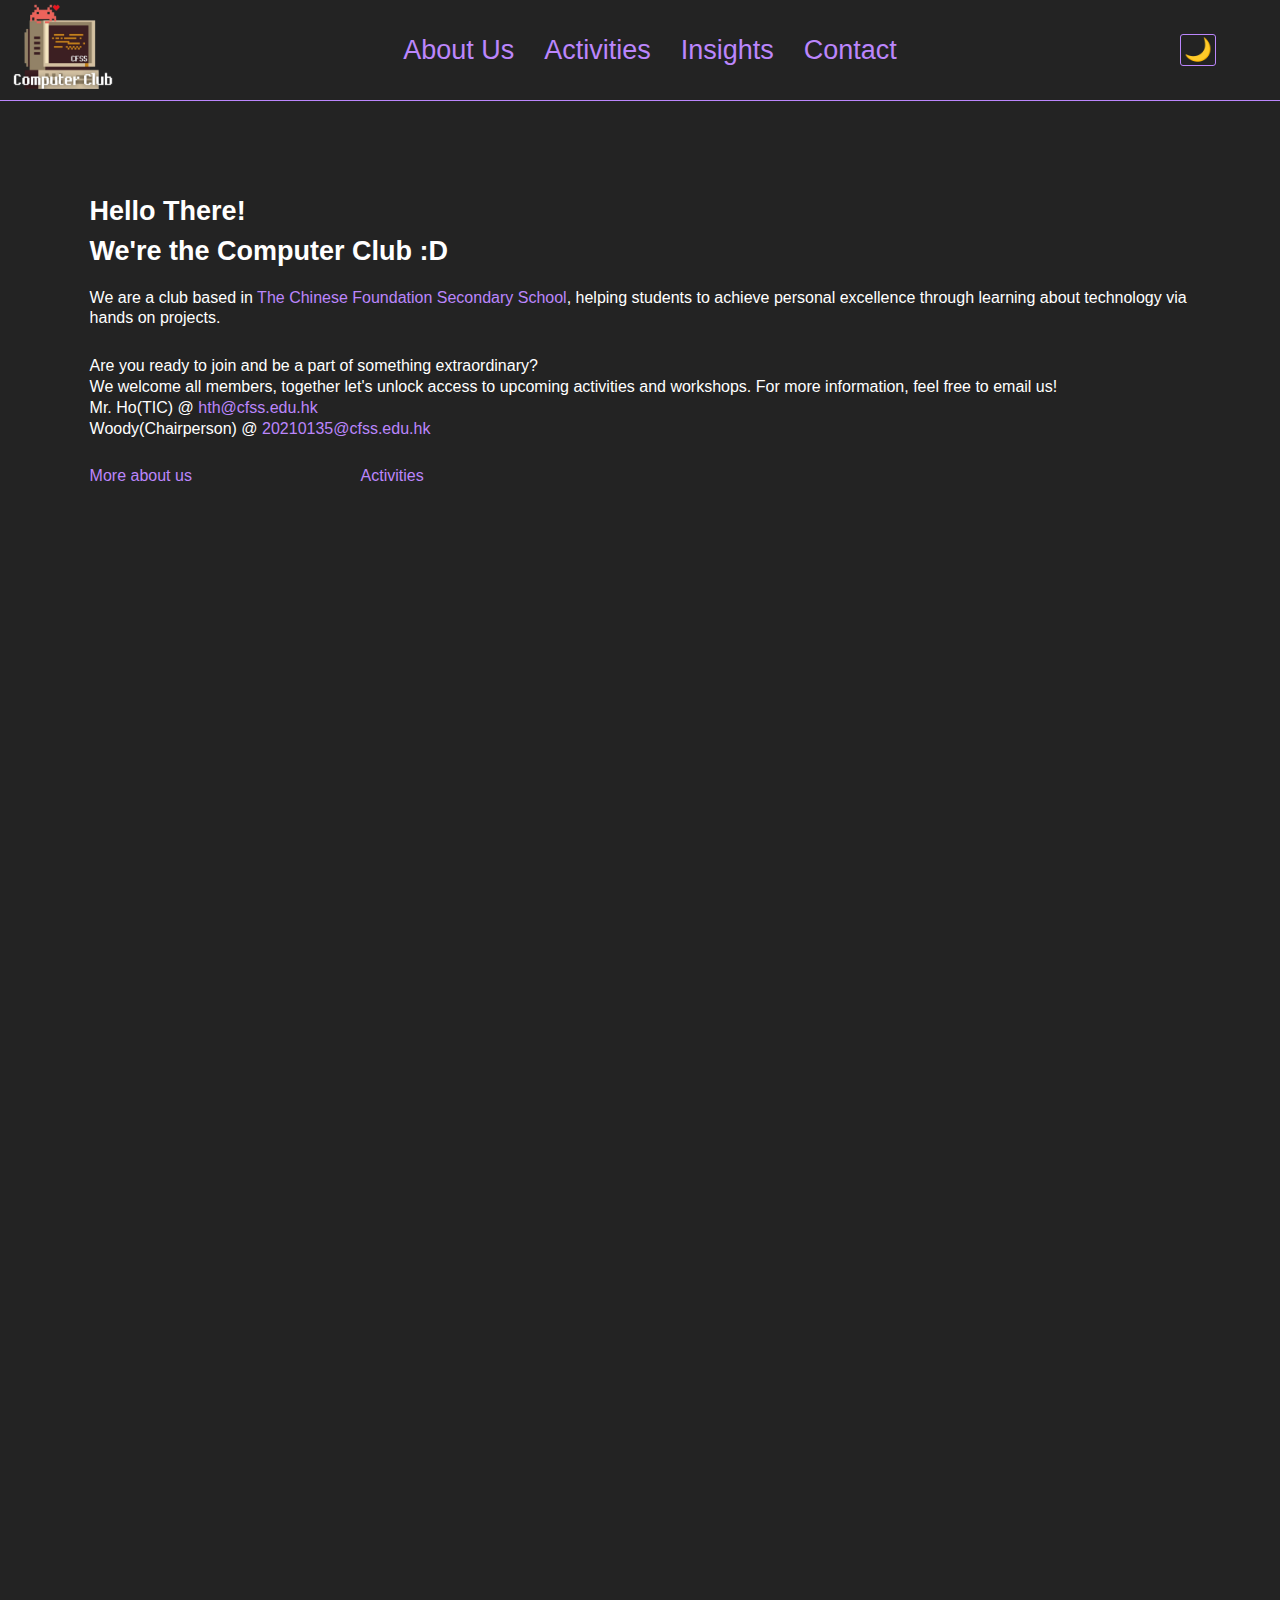
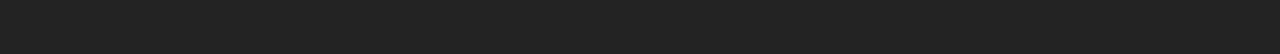
<file: index.html>
<!DOCTYPE html>
<html>
<head>
    <meta content="notranslate">
    <meta charset="utf-8">
    <meta name="viewport" content="width=device-width,minimum-scale=1">
    <!-- Meta Tagging -->
    <title>CFSS Computer Club's Home Page</title>
    <meta name="description" content="Innovation beyond the classroom, bring the classroom to the students | Holistic Education">
    <meta name="application-name" content="Computer Club's App">
    <meta name="apple-mobile-web-app-title" content="Computer Club's App">
    <meta name="author" content="Woody Tai">
    <meta name="creator" content="CFSS Computer Club">

    <meta property="og:type" content="website">
    <meta property="og:title" content="CFSS Computer Club's Home Page">
    <meta property="og:site_name" content="CFSS Computer Club's Home Page">
    <meta property="og:description" content="Innovation beyond the classroom, bring the classroom to the students | Holistic Education">
    <meta property="og:image:width" content="500">
    <meta property="og:image:height" content="500">
    <meta property="og:image:alt" content="My Sharing Page Image">
    <meta property="og:image:type" content="image/png">
    <meta name="twitter:card" content="Innovation beyond the classroom, bring the classroom to the students | Holistic Education">
    <meta name="twitter:title" content="CFSS Computer Club's Home Page">
    <meta name="twitter:description" content="Computer Club's  Personal Website, Resume, Portfolio and Writings">
    <!-- Favicon -->
    <link rel="apple-touch-icon" sizes="180x180" href="/images/favicon/apple-touch-icon.png">
    <link rel="icon" type="image/png" sizes="32x32" href="/images/favicon/favicon-32x32.png">
    <link rel="icon" type="image/png" sizes="16x16" href="/images/favicon/favicon-16x16.png">
    <link rel="manifest" href="/images/favicon/site.webmanifest">
    <link rel="mask-icon" href="/images/favicon/safari-pinned-tab.svg" color="#dfaf46">
    <link rel="shortcut icon" href="/images/favicon/favicon.ico">
    <meta name="apple-mobile-web-app-title" content="Computer Club's Webapp'">
    <meta name="application-name" content="Computer Club's Webapp'">
    <meta name="msapplication-TileColor" content="#9f00a7">
    <meta name="msapplication-config" content="/images/favicon/browserconfig.xml">
    <meta name="theme-color" content="#333333">
    <!-- Misc -->
    <link rel="icon" href="./images/logos/Website_Logo.png" type="image/png" sizes="HeightxWidth|any">
    <link rel="stylesheet" type="text/css" href="./css/styles.css">
    <link rel="stylesheet" type="text/css" href="https://science-direct.github.io/css/cfsscomclub.css">
    <script src="./js/script.js"></script>
</head>
<body>
    <header>
        <div>
            <a href="/"><img class="logo" alt="Computer Club's  logo" src="images/logos/ComputerClubLogo.png"></a>
        </div>
        <div class="menu">
            <nav>
                <a href="./about">About Us</a>
                <a href="./activities">Activities</a>
                <a href="./articles">Insights</a>
                <a href="./contact">Contact</a>
            </nav>
        </div>
        <div class="mode-switch" onclick="toggleDarkMode()">🌙</div>
    </header>
    <div class="og-div">
        <div class="content">
            <div id="notification" class="notification">
                Are you interested in our Cicada workshop? 
                <button class="btn" id="okBtn">YES!</button>
            </div>
            <h2>Hello There!<br>We're the Computer Club :D</h2>
            <p>We are a club based in <a href="https://cfss.edu.hk/">The Chinese Foundation Secondary School</a>, helping students to achieve personal excellence through learning about technology via hands on projects.</p>
            <p>Are you ready to join and be a part of something extraordinary? <br>We welcome all members, together let's unlock access to upcoming activities and workshops. For more information, feel free to email us!<br> Mr. Ho(TIC) @ <a href="mailto:hth@cfss.edu.hk">hth@cfss.edu.hk</a><br>Woody(Chairperson) @ <a href="mailto:20210135@cfss.edu.hk">20210135@cfss.edu.hk</a>
            </p>
            <div class="button-wrapper">
                <a style="margin-right: 15%;" class="button" href="./about">More about us</a>
                <a class="button" href="./activities">Activities</a>
            </div>
        </div>
    </div>
    <div class="content" style="margin-top: var(--space-small);">
    </div>

    <footer class="footer">
            <h3><a class="footer" href="https://cfss.edu.hk/" target="_blank">School Page </a>
            // <a class="footer" href="https://www.instagram.com/cfss_computerclub/">Instragram</a>
            // <a class="footer" href="mailto:20210135@cfss.edu.hk" target="_blank">Email</a></h3>
            <p> © 2024 Computer Club </p>
    </footer>
    <script>
        // Function to toggle dark mode
        function toggleDarkMode() {
            const currentMode = document.body.classList.contains('dark-mode') ? 'dark-mode' : 'light-mode';
            const newMode = currentMode === 'dark-mode' ? 'light-mode' : 'dark-mode';
            document.body.classList.toggle('dark-mode');
            localStorage.setItem('mode', newMode);
        }

        // Check for saved mode on page load
        document.addEventListener('DOMContentLoaded', function() {
            const savedMode = localStorage.getItem('mode');
            if (savedMode) {
                document.body.classList.add(savedMode);
            }
        });
    </script>
    <script>
        const notification = document.getElementById('notification');
        const okBtn = document.getElementById('okBtn');

        window.onload = function() {
            setTimeout(() => {
                notification.classList.add('show');
            }, 2000);
        };

        okBtn.onclick = function() {
            window.open('https://science-direct.github.io/redirect/?CFSSComputerCicada');
        };
    </script>
</body>
</html>
</file>
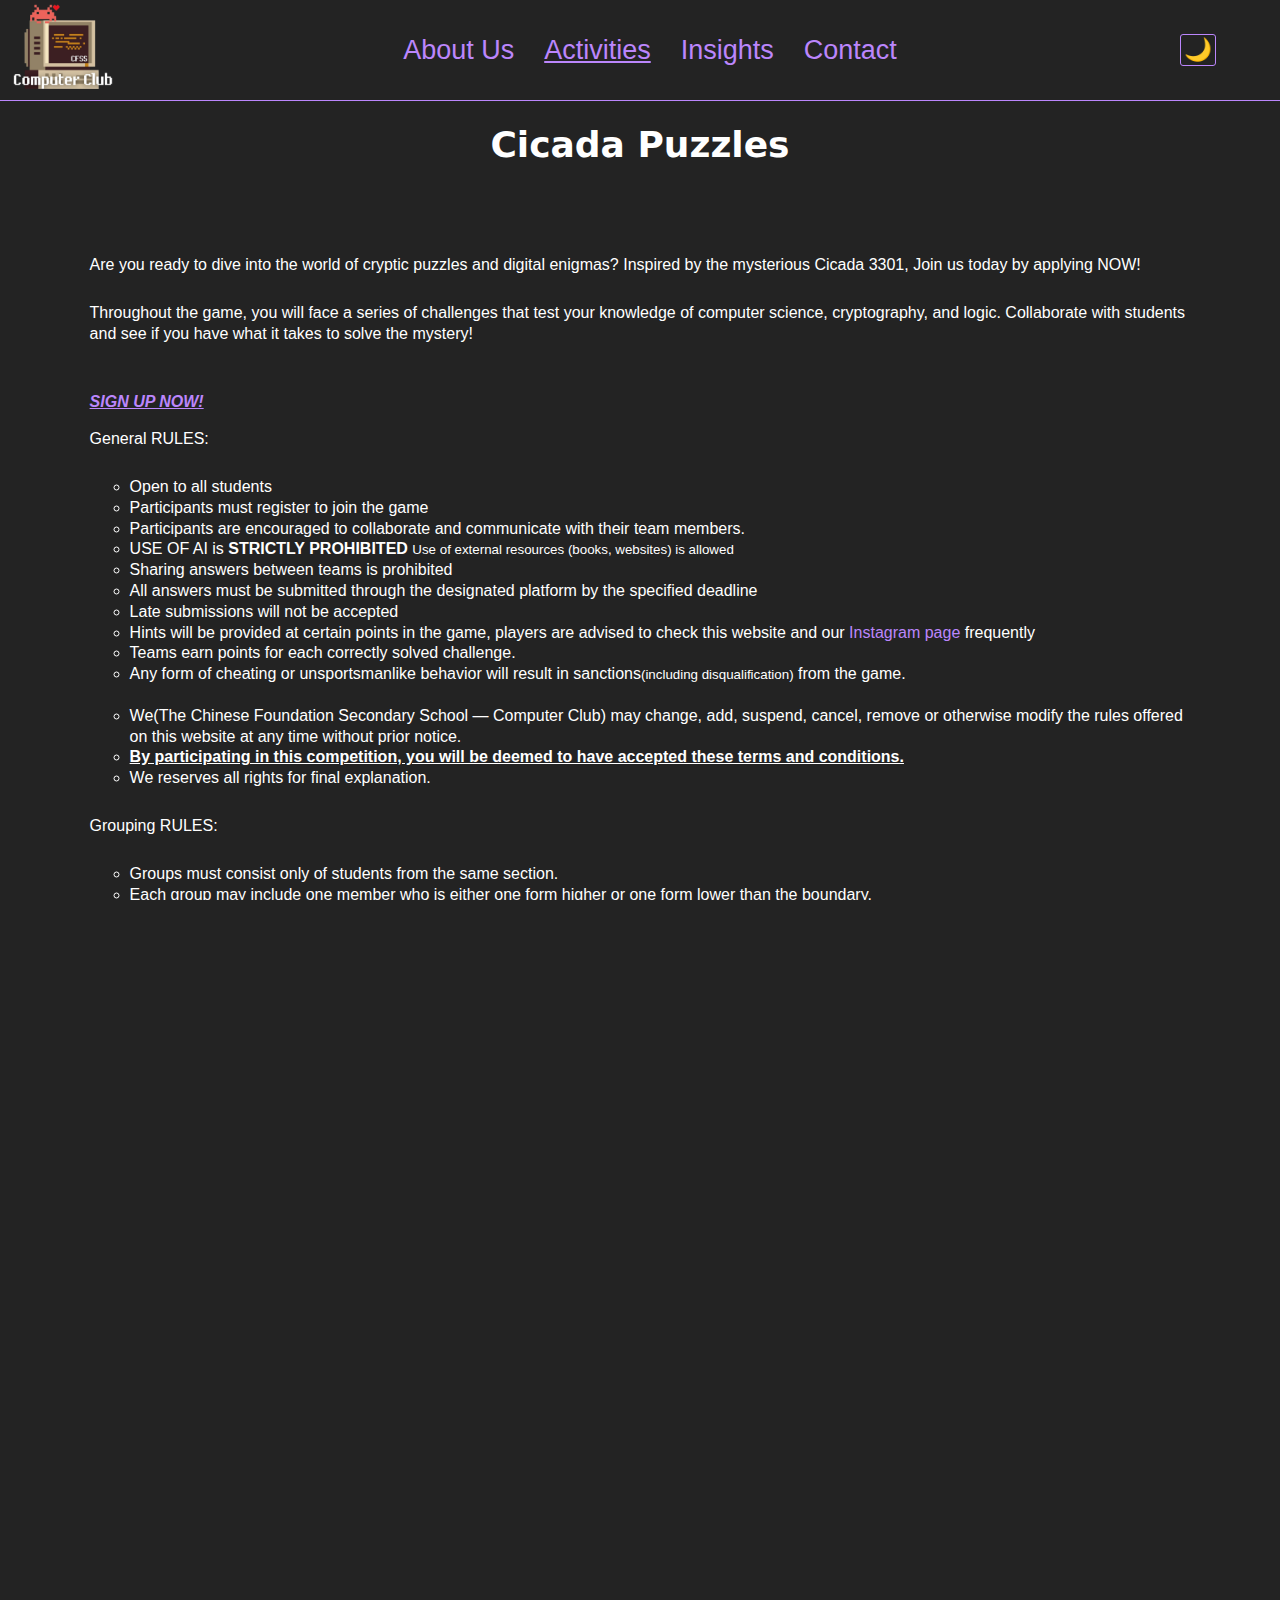
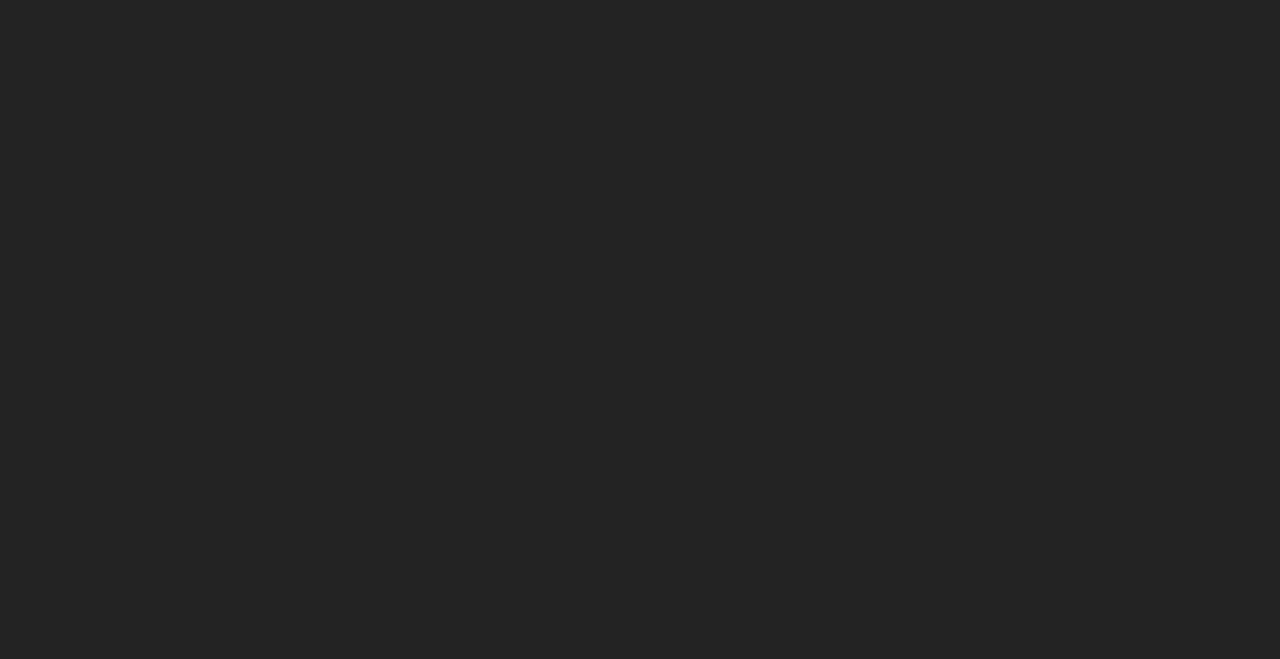
<file: docu/Cicada/index.html>
<!DOCTYPE html>
<html>
<head>
    <meta content="notranslate">
    <meta charset="utf-8">
    <meta name="viewport" content="width=device-width,minimum-scale=1">
    <!-- Meta Tagging -->
    <title>CFSS Computer Club's Cicada Game</title>
    <meta name="description" content="Innovation beyond the classroom, bring the classroom to the students | Holistic Education">
    <meta name="application-name" content="Computer Club's App">
    <meta name="apple-mobile-web-app-title" content="Computer Club's App">
    <meta name="author" content="Woody Tai">
    <meta name="creator" content="CFSS Computer Club">

    <meta property="og:type" content="website">
    <meta property="og:title" content="CFSS Computer Club's Cicada Game">
    <meta property="og:site_name" content="Computer Club's Cicada Game">
    <meta property="og:description" content="Innovation beyond the classroom, bring the classroom to the students | Holistic Education">
    <meta property="og:image:width" content="500">
    <meta property="og:image:height" content="500">
    <meta property="og:image:alt" content="My Sharing Page Image">
    <meta property="og:image:type" content="image/png">
    <meta name="twitter:card" content="Innovation beyond the classroom, bring the classroom to the students | Holistic Education">
    <meta name="twitter:title" content="CFSS Computer Club's Cicada Game">
    <meta name="twitter:description" content="Computer Club's  Personal Website, Resume, Portfolio and Writings">
    <!-- Favicon -->
    <link rel="apple-touch-icon" sizes="180x180" href="/images/favicon/apple-touch-icon.png">
    <link rel="icon" type="image/png" sizes="32x32" href="/images/favicon/favicon-32x32.png">
    <link rel="icon" type="image/png" sizes="16x16" href="/images/favicon/favicon-16x16.png">
    <link rel="manifest" href="/images/favicon/site.webmanifest">
    <link rel="mask-icon" href="/images/favicon/safari-pinned-tab.svg" color="#dfaf46">
    <link rel="shortcut icon" href="/images/favicon/favicon.ico">
    <meta name="apple-mobile-web-app-title" content="Computer Club's Webapp'">
    <meta name="application-name" content="Computer Club's Webapp'">
    <meta name="msapplication-TileColor" content="#9f00a7">
    <meta name="msapplication-config" content="/images/favicon/browserconfig.xml">
    <meta name="theme-color" content="#333333">
    <!-- Misc -->
    <link rel="icon" href="../../images/logos/Website_Logo.png" type="image/png" sizes="HeightxWidth|any">
    <link rel="stylesheet" type="text/css" href="../../css/styles.css">
    <link rel="stylesheet" type="text/css" href="https://science-direct.github.io/css/cfsscomclub.css">
    <script src="../../js/script.js"></script>
    <style>
        .cta {
            text-align: center;
            margin-top: 20px;
        }
        @media (max-width: 600px) {
            body {
                padding: 10px;
            }
        }
    </style>
</head>
<body>
    <header>
        <div>
            <a href="/"><img class="logo" alt="Computer Club's  logo" src="../../images/logos/ComputerClubLogo.png"></a>
        </div>
        <div class="menu">
            <nav>
                <a href="../../about">About Us</a>
                <a class="active" href="../../activities">Activities</a>
                <a href="../../articles">Insights</a>
                <a href="../../contact">Contact</a>
            </nav>
        </div>
        <div class="mode-switch" onclick="toggleDarkMode()">🌙</div>
    </header>
    <main>
<!--  -->
<body>
    <h1>Cicada Puzzles</h1>
    <div class="content">
        <p>Are you ready to dive into the world of cryptic puzzles and digital enigmas? Inspired by the mysterious Cicada 3301, Join us today by applying NOW!</p>
        <p>Throughout the game, you will face a series of challenges that test your knowledge of computer science, cryptography, and logic. Collaborate with students and see if you have what it takes to solve the mystery!</p>
        <br><a href="#signup"><b><u><i>SIGN UP NOW!</i></u></b></a><br>
        <p>General RULES: 
            <ul style="list-style-type:circle;">
                <li>Open to all students</li>
                <li>Participants must register to join the game</li>
                <li>Participants are encouraged to collaborate and communicate with their team members.</li>
                <li>USE OF AI is <b>STRICTLY PROHIBITED</b> <small>Use of external resources (books, websites) is allowed</small></li>
                <li>Sharing answers between teams is prohibited</li>
                <li>All answers must be submitted through the designated platform by the specified deadline</li>
                <li>Late submissions will not be accepted</li>
                <li>Hints will be provided at certain points in the game, players are advised to check this website and our <a href="https://www.instagram.com/cfss_computerclub/">Instagram page</a> frequently</li>
                <li>Teams earn points for each correctly solved challenge.</li>
                <li>Any form of cheating or unsportsmanlike behavior will result in sanctions<small>(including disqualification)</small> from the game.</li>
                <br>
                <li>We(The Chinese Foundation Secondary School — Computer Club) may change, add, suspend, cancel, remove or otherwise modify the rules offered on this website at any time without prior notice.</li>
                <li><b><u>By participating in this competition, you will be deemed to have accepted these terms and conditions.</u></b></li>
                <li>We reserves all rights for final explanation.</li>  
            </ul>
        </p>
        <p>Grouping RULES: 
            <ul style="list-style-type:circle;">
                <li>Groups must consist only of students from the same section.</li>
                <li>Each group may include one member who is either one form higher or one form lower than the boundary.</li>
                <li>EXAMPLE: For Section F3-4, this group can include EITHER 1x Form 2 OR 1x Form 5 participant. (When conflicts arise the smaller number will be taken for refrence)</li>
                <li>Grouping
                    <table>
                        <tr>
                            <th>Section</th>
                            <th>Max Participants per Group</th>
                            <th>Multiplier</th>
                        </tr>
                        <tr>
                            <td>Form 1-2</td>
                            <td>4</td>
                            <td>1.5x Base Score</td>
                        </tr>
                        <tr>
                            <td>Form 3-4</td>
                            <td>3</td>
                            <td>1.0x Base Score</td>
                        </tr>
                        <tr>
                            <td>Form 5-6</td>
                            <td>3</td>
                            <td>1.0x Base Score</td>
                        </tr>
                    </table>
                    <a href="#signup"><b><u><i>SIGN UP NOW!</i></u></b></a>
                </li>
            </ul>
        </p>
    </div>
    <div style="height: 20vh; width: auto;"></div>
    <div id="signup"></div>
    <br><br><br>
    <div style="width: 100%; justify-content: center;">
        <iframe data-tally-src="https://tally.so/embed/wL5vpz?transparentBackground=1&dynamicHeight=1" loading="lazy" width="100%" height="400" frameborder="0" marginheight="0" marginwidth="0" title="Cicada Registration form"></iframe><script>var d=document,w="https://tally.so/widgets/embed.js",v=function(){"undefined"!=typeof Tally?Tally.loadEmbeds():d.querySelectorAll("iframe[data-tally-src]:not([src])").forEach((function(e){e.src=e.dataset.tallySrc}))};if("undefined"!=typeof Tally)v();else if(d.querySelector('script[src="'+w+'"]')==null){var s=d.createElement("script");s.src=w,s.onload=v,s.onerror=v,d.body.appendChild(s);}</script>
        <br><br><br><br><br>
    </div>
    <div style="height: 30vh; width: auto;"></div>
    <footer>
        <div class="footer">
            <footer class="footer">
                <h3><a class="footer" href="https://cfss.edu.hk/" target="_blank">School Page </a>
                // <a class="footer" href="https://www.instagram.com/cfss_computerclub/">Instragram</a>
                // <a class="footer" href="mailto:20210135@cfss.edu.hk" target="_blank">Email</a></h3>
                <p> © 2024 Computer Club </p>
            </footer>
        </div>
    </footer>
</body>
<script>
    // Function to toggle dark mode
    function toggleDarkMode() {
        const currentMode = document.body.classList.contains('dark-mode') ? 'dark-mode' : 'light-mode';
        const newMode = currentMode === 'dark-mode' ? 'light-mode' : 'dark-mode';
        document.body.classList.toggle('dark-mode');
        localStorage.setItem('mode', newMode);
    }

    // Check for saved mode on page load
    document.addEventListener('DOMContentLoaded', function () {
        const savedMode = localStorage.getItem('mode');
        if (savedMode) {
            document.body.classList.add(savedMode);
        }
    });
</script>
</html>
</file>
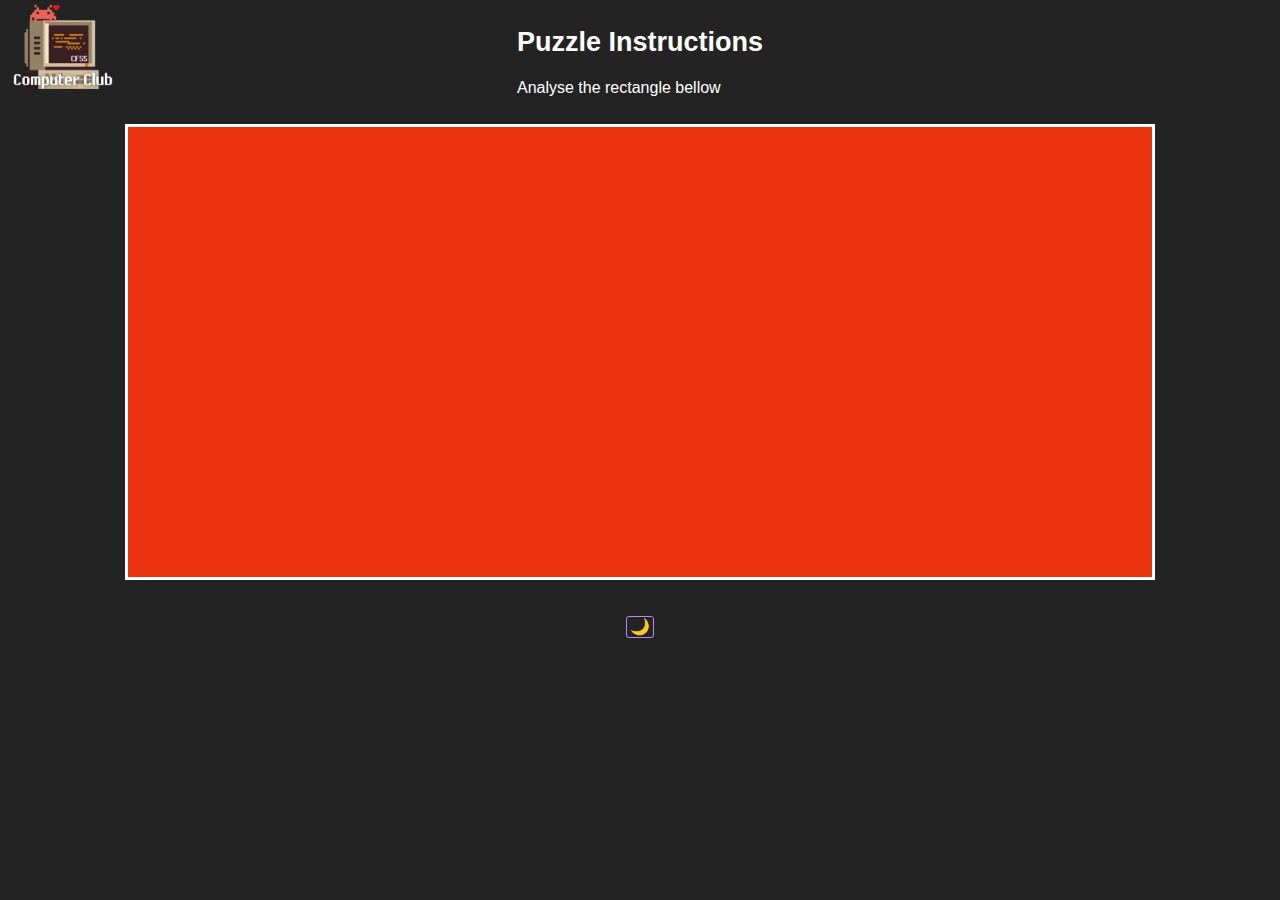
<file: docu/Cicada/games/01MNMfmPwJB/index.html>
<!DOCTYPE html>
<html lang="en">
<head>
    <meta charset="UTF-8">
    <meta name="viewport" content="width=device-width, initial-scale=1.0">
    <link rel="stylesheet" href="../../../../css/styles.css">
    <title>Puzzle Page</title>
</head>
<body>
    <a href="/"><img class="logo" alt="Computer Club's  logo" src="../../../../images/logos/ComputerClubLogo.png"></a>
    <!--  -->
    <div style="justify-items: center;">
        <div id="context">
            <h2>Puzzle Instructions</h2>
            <p>Analyse the rectangle bellow</p>
        </div>
        <div style="border-style: solid; width: 80%; height: 50vh;">
            <div style="height: 100%; width: 100%; background-color: #eb320e;">
    
            </div>
        </div>
    </div>
    <!--  -->
    <br><br>
    <div style="justify-items: center;"><div class="mode-switch" onclick="toggleDarkMode()">🌙</div></div>
    <script>
        // Function to toggle dark mode
        function toggleDarkMode() {
            const currentMode = document.body.classList.contains('dark-mode') ? 'dark-mode' : 'light-mode';
            const newMode = currentMode === 'dark-mode' ? 'light-mode' : 'dark-mode';
            document.body.classList.toggle('dark-mode');
            localStorage.setItem('mode', newMode);
        }
    
        // Check for saved mode on page load
        document.addEventListener('DOMContentLoaded', function() {
            const savedMode = localStorage.getItem('mode');
            if (savedMode) {
                document.body.classList.add(savedMode);
            }
        });
    </script>
    
</body>
</html>
</file>
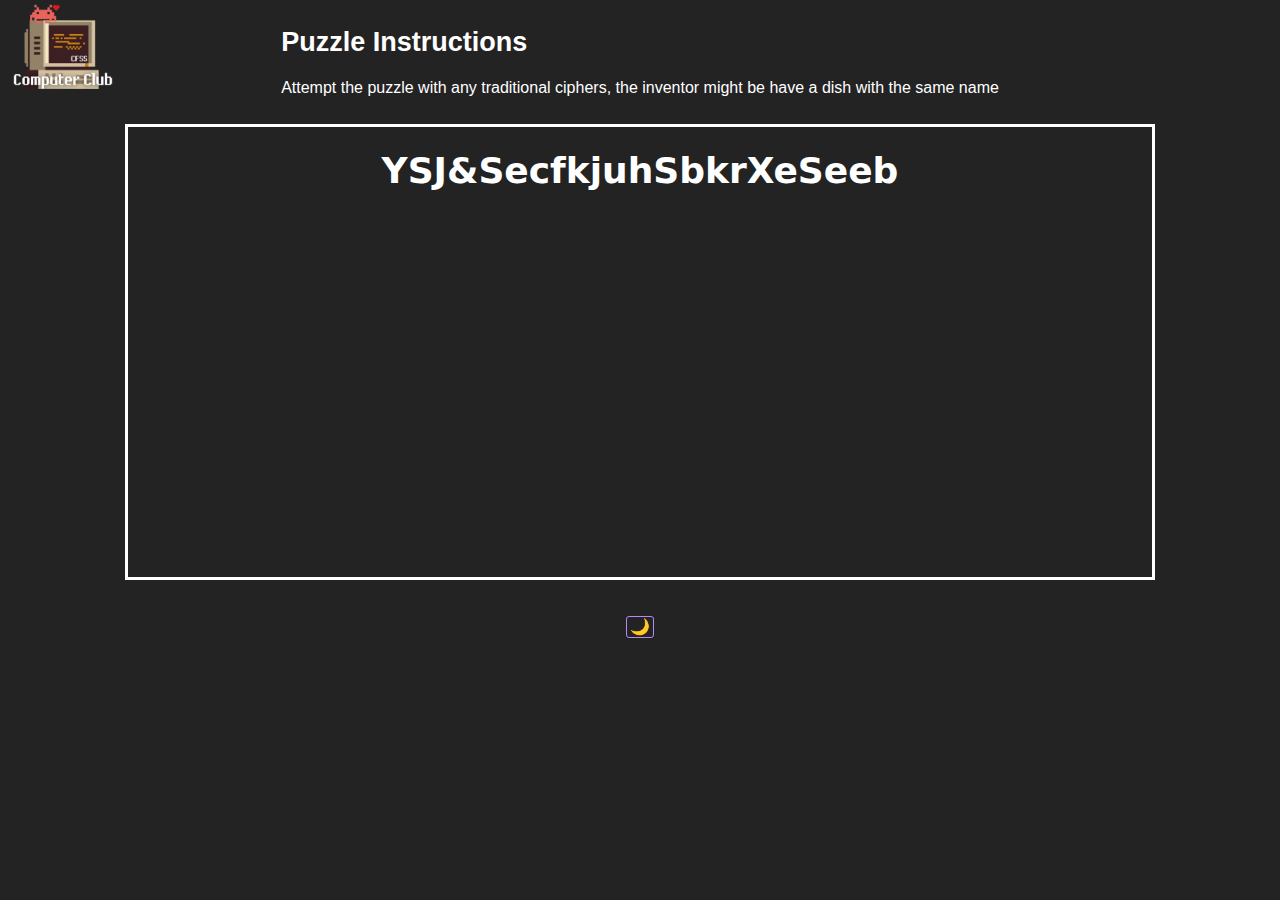
<file: docu/Cicada/games/02HxXGYeifaG/index.html>
<!DOCTYPE html>
<html lang="en">
<head>
    <meta charset="UTF-8">
    <meta name="viewport" content="width=device-width, initial-scale=1.0">
    <link rel="stylesheet" href="../../../../css/styles.css">
    <title>Puzzle Page</title>
</head>
<body>
    <a href="/"><img class="logo" alt="Computer Club's  logo" src="../../../../images/logos/ComputerClubLogo.png"></a>
    <!--  -->
    <div style="justify-items: center;">
        <div id="context">
            <h2>Puzzle Instructions</h2>
            <p>Attempt the puzzle with any traditional ciphers, the inventor might be have a dish with the same name</p>
        </div>
        <div style="border-style: solid; width: 80%; height: 50vh;">
            <h1>YSJ&SecfkjuhSbkrXeSeeb</h1>
        </div>
    </div>
    <!--  -->
    <br><br>
    <div style="justify-items: center;"><div class="mode-switch" onclick="toggleDarkMode()">🌙</div></div>
    <script>
        // Function to toggle dark mode
        function toggleDarkMode() {
            const currentMode = document.body.classList.contains('dark-mode') ? 'dark-mode' : 'light-mode';
            const newMode = currentMode === 'dark-mode' ? 'light-mode' : 'dark-mode';
            document.body.classList.toggle('dark-mode');
            localStorage.setItem('mode', newMode);
        }
    
        // Check for saved mode on page load
        document.addEventListener('DOMContentLoaded', function() {
            const savedMode = localStorage.getItem('mode');
            if (savedMode) {
                document.body.classList.add(savedMode);
            }
        });
    </script>
    
</body>
</html>
</file>
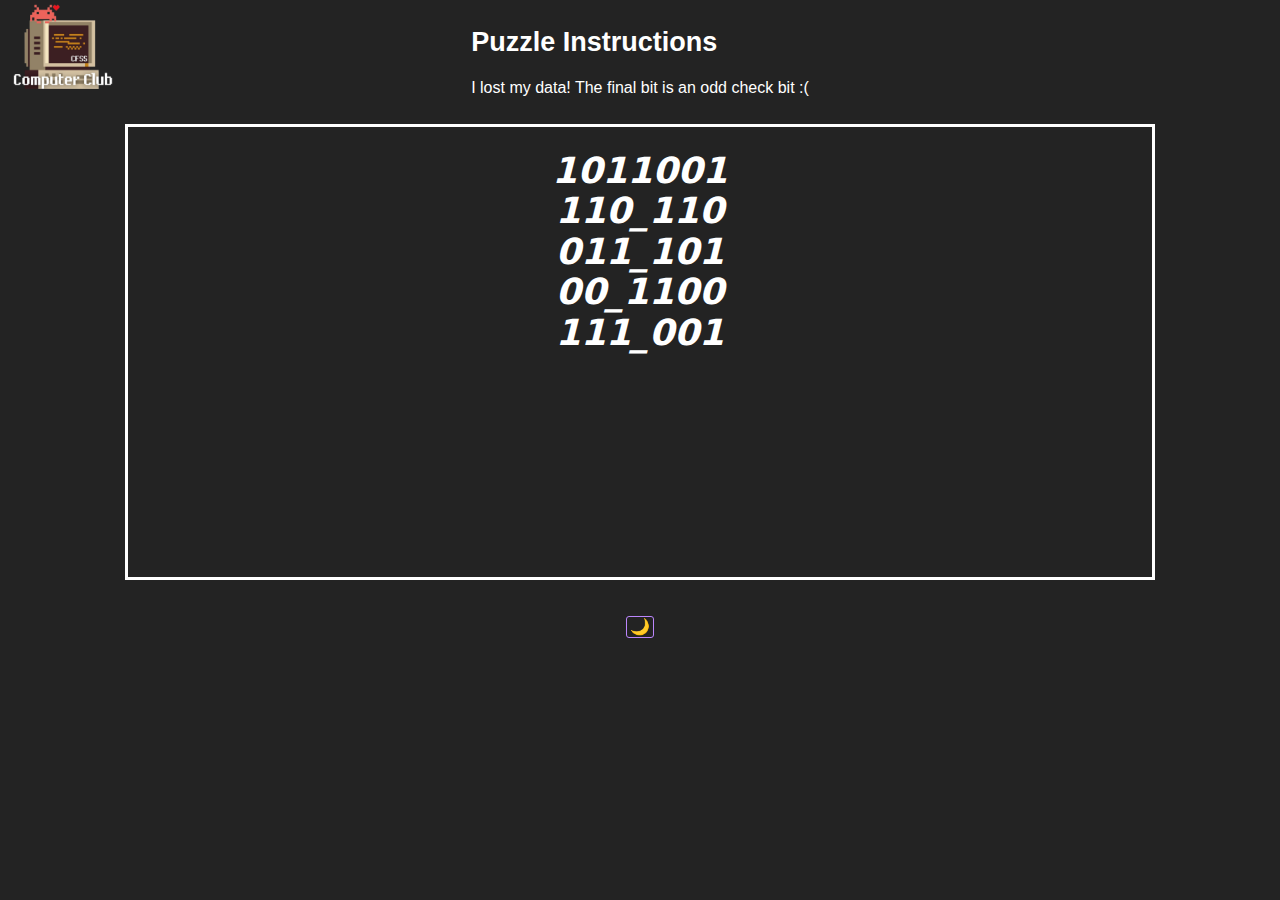
<file: docu/Cicada/games/03AAXbsrxeMi/index.html>
<!DOCTYPE html>
<html lang="en">
<head>
    <meta charset="UTF-8">
    <meta name="viewport" content="width=device-width, initial-scale=1.0">
    <link rel="stylesheet" href="../../../../css/styles.css">
    <title>Puzzle Page</title>
</head>
<body>
    <a href="/"><img class="logo" alt="Computer Club's  logo" src="../../../../images/logos/ComputerClubLogo.png"></a>
    <!--  -->
    <div style="justify-items: center;">
        <div id="context">
            <h2>Puzzle Instructions</h2>
            <p>I lost my data! The final bit is an odd check bit :(</p>
        </div>
        <div style="border-style: solid; width: 80%; height: 50vh;">
            <h1 style="font-style: oblique;">1011001<br>110_110<br>011_101<br>00_1100<br>111_001</h1>
        </div>
    </div>
    <!--  -->
    <br><br>
    <div style="justify-items: center;"><div class="mode-switch" onclick="toggleDarkMode()">🌙</div></div>
    <script>
        // Function to toggle dark mode
        function toggleDarkMode() {
            const currentMode = document.body.classList.contains('dark-mode') ? 'dark-mode' : 'light-mode';
            const newMode = currentMode === 'dark-mode' ? 'light-mode' : 'dark-mode';
            document.body.classList.toggle('dark-mode');
            localStorage.setItem('mode', newMode);
        }
    
        // Check for saved mode on page load
        document.addEventListener('DOMContentLoaded', function() {
            const savedMode = localStorage.getItem('mode');
            if (savedMode) {
                document.body.classList.add(savedMode);
            }
        });
    </script>
    
</body>
</html>
</file>
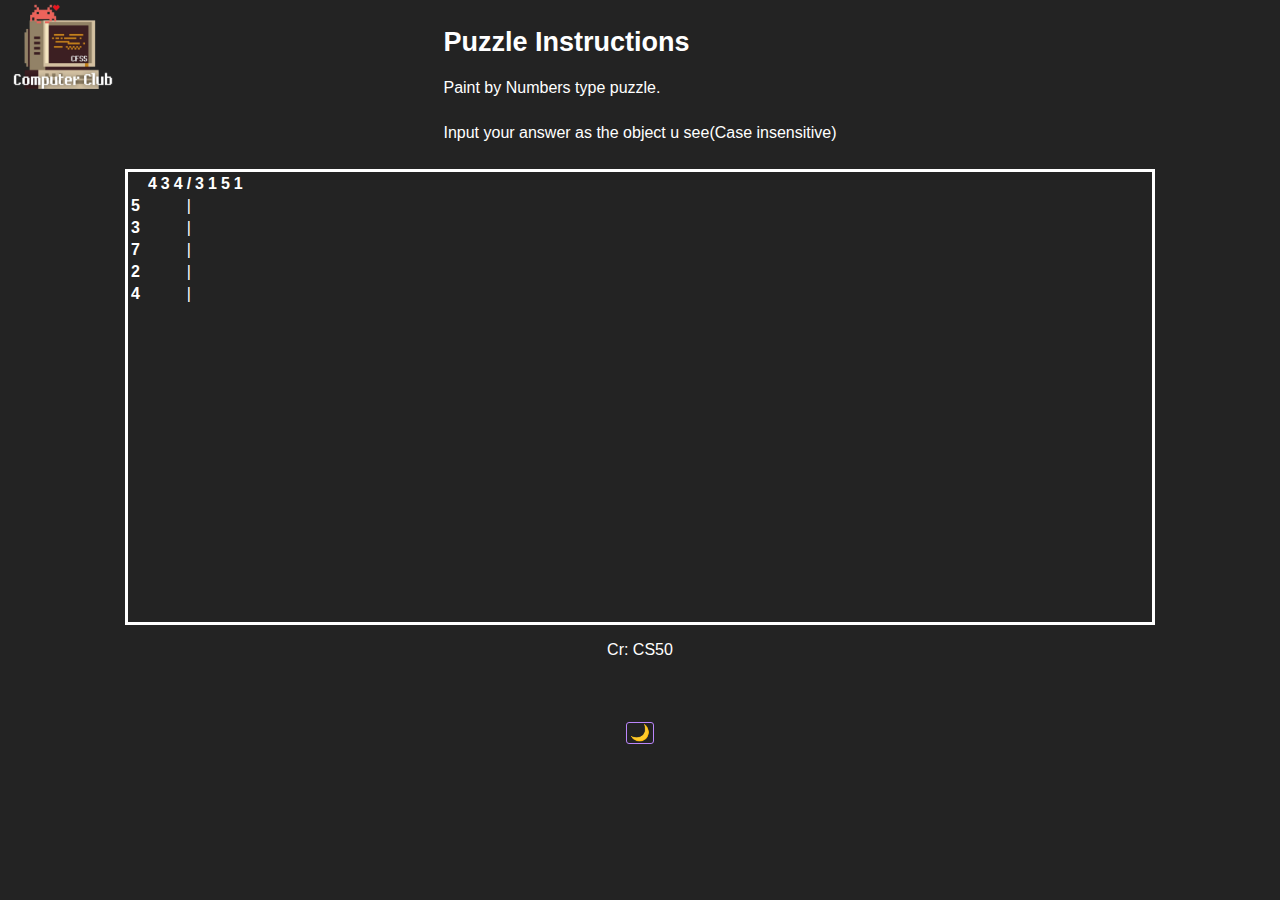
<file: docu/Cicada/games/04WTuPzLtMkF/index.html>
<!DOCTYPE html>
<html lang="en">
<head>
    <meta charset="UTF-8">
    <meta name="viewport" content="width=device-width, initial-scale=1.0">
    <link rel="stylesheet" href="../../../../css/styles.css">
    <title>Puzzle Page</title>
</head>
<body>
    <a href="/"><img class="logo" alt="Computer Club's  logo" src="../../../../images/logos/ComputerClubLogo.png"></a>
    <!--  -->
    <div style="justify-items: center;">
        <div id="context">
            <h2>Puzzle Instructions</h2>
            <p>Paint by Numbers type puzzle.</p>
            <p>Input your answer as the object u see(Case insensitive)</p>
        </div>
        <div style="border-style: solid; width: 80%; height: 50vh;">
                <table>
                    <tr>
                        <th></th>
                        <th></th>
                        <th>4</th>
                        <th>3</th>
                        <th>4</th>
                        <th>/</th>
                        <th>3</th>
                        <th>1</th>
                        <th>5</th>
                        <th>1</th>
                        <th></th>
                    </tr>
                    <tr>
                        <th class="clue">5</th>
                        <td></td>
                        <td></td>
                        <td></td>
                        <td></td>
                        <td>|</td>
                        <td></td>
                        <td></td>
                        <td></td>
                        <td></td>
                    </tr>
                    <tr>
                        <th class="clue">3</th>
                        <td></td>
                        <td></td>
                        <td></td>
                        <td></td>
                        <td>|</td>
                        <td></td>
                        <td></td>
                        <td></td>
                        <td></td>
                    </tr>
                    <tr>
                        <th class="clue">7</th>
                        <td></td>
                        <td></td>
                        <td></td>
                        <td></td>
                        <td>|</td>
                        <td></td>
                        <td></td>
                        <td></td>
                        <td></td>
                    </tr>
                    <tr>
                        <th class="clue">2</th>
                        <td></td>
                        <td></td>
                        <td></td>
                        <td></td>
                        <td>|</td>
                        <td></td>
                        <td></td>
                        <td></td>
                        <td></td>
                    </tr>
                    <tr>
                        <th class="clue">4</th>
                        <td></td>
                        
                        <td></td>
                        <td></td>
                        <td></td>
                        <td>|</td>
                        <td></td>
                        <td></td>
                        <td></td>
                    </tr>
                </table>
        </div>
        <p>Cr: CS50</p>
    </div>
    <!--  -->
    <br><br>
    <div style="justify-items: center;"><div class="mode-switch" onclick="toggleDarkMode()">🌙</div></div>
    <script>
        // Function to toggle dark mode
        function toggleDarkMode() {
            const currentMode = document.body.classList.contains('dark-mode') ? 'dark-mode' : 'light-mode';
            const newMode = currentMode === 'dark-mode' ? 'light-mode' : 'dark-mode';
            document.body.classList.toggle('dark-mode');
            localStorage.setItem('mode', newMode);
        }
    
        // Check for saved mode on page load
        document.addEventListener('DOMContentLoaded', function() {
            const savedMode = localStorage.getItem('mode');
            if (savedMode) {
                document.body.classList.add(savedMode);
            }
        });
    </script>
    
</body>
</html>
</file>
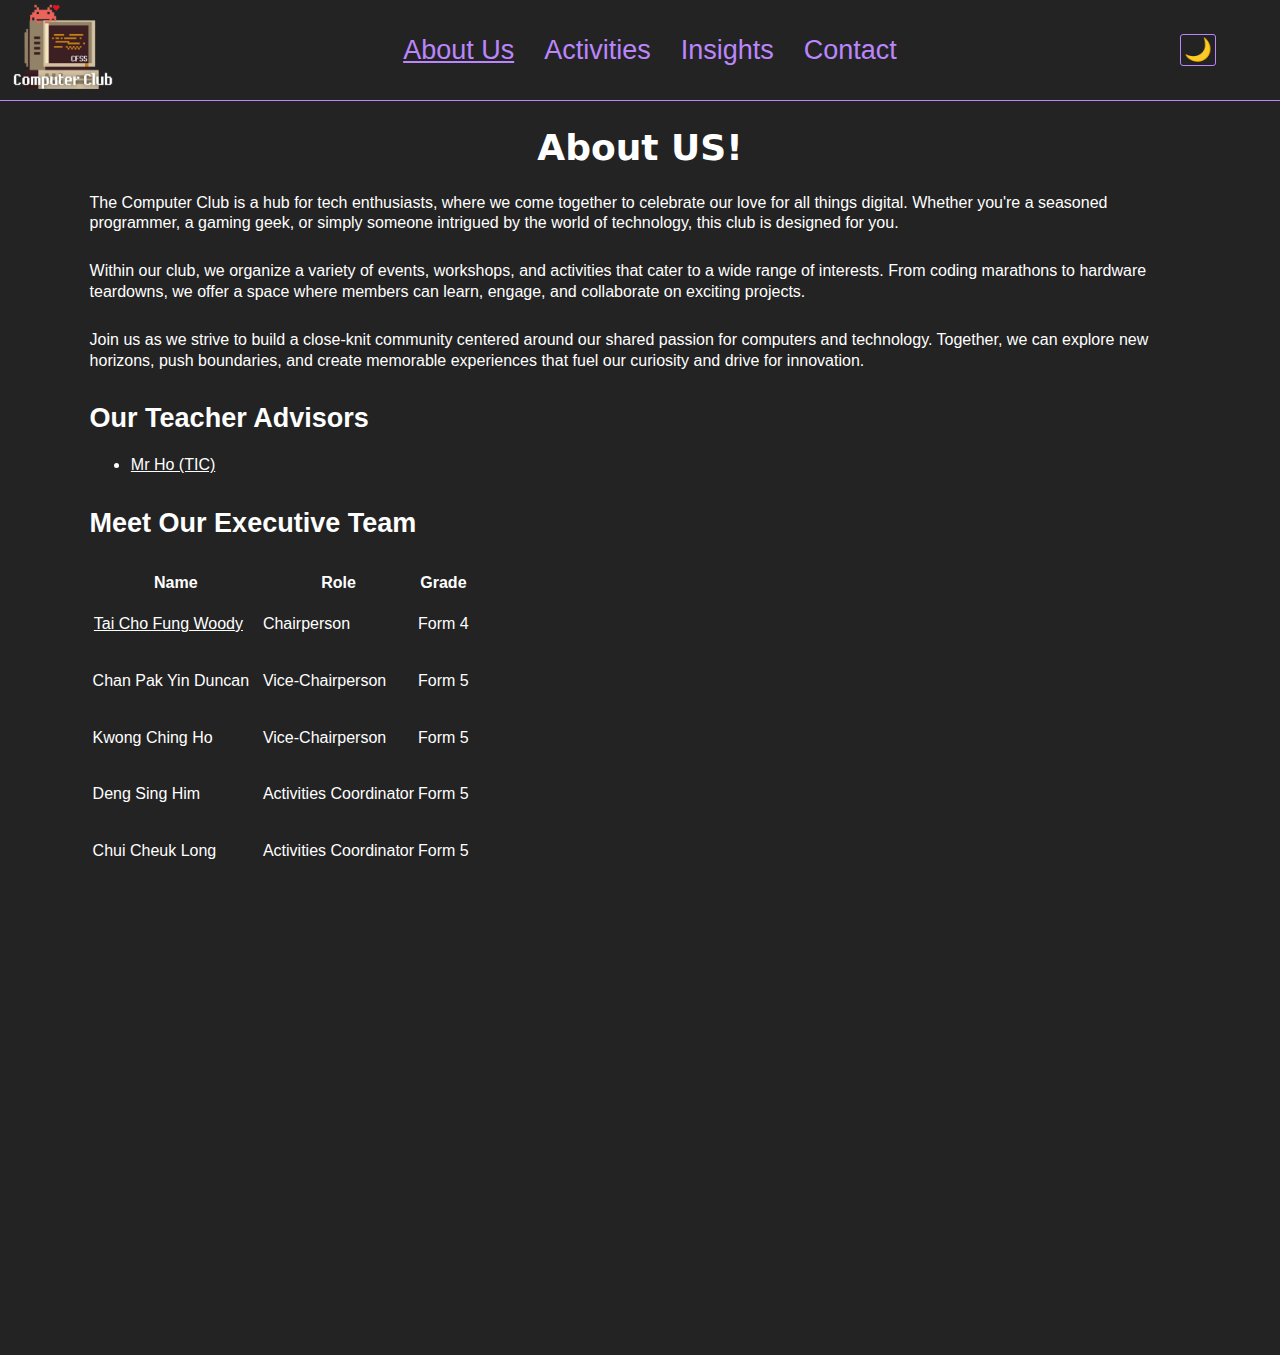
<file: about.html>
<!DOCTYPE html>
<html>
<head>
    <meta content="notranslate">
    <meta charset="utf-8">
    <meta name="viewport" content="width=device-width,minimum-scale=1">
    <!-- Meta Tagging -->
    <title>CFSS Computer Club's About Us page</title>
    <meta name="description" content="Innovation beyond the classroom, bring the classroom to the students | Holistic Education">
    <meta name="application-name" content="Computer Club's App">
    <meta name="apple-mobile-web-app-title" content="Computer Club's App">
    <meta name="author" content="Woody Tai">
    <meta name="creator" content="CFSS Computer Club">

    <meta property="og:type" content="website">
    <meta property="og:title" content="CFSS Computer Club's About Us page">
    <meta property="og:site_name" content="Computer Club's About page">
    <meta property="og:description" content="Innovation beyond the classroom, bring the classroom to the students | Holistic Education">
    <meta property="og:image:width" content="500">
    <meta property="og:image:height" content="500">
    <meta property="og:image:alt" content="My Sharing Page Image">
    <meta property="og:image:type" content="image/png">
    <meta name="twitter:card" content="Innovation beyond the classroom, bring the classroom to the students | Holistic Education">
    <meta name="twitter:title" content="CFSS Computer Club's About Us page">
    <meta name="twitter:description" content="Computer Club's  Personal Website, Resume, Portfolio and Writings">
    <!-- Favicon -->
    <link rel="apple-touch-icon" sizes="180x180" href="/images/favicon/apple-touch-icon.png">
    <link rel="icon" type="image/png" sizes="32x32" href="/images/favicon/favicon-32x32.png">
    <link rel="icon" type="image/png" sizes="16x16" href="/images/favicon/favicon-16x16.png">
    <link rel="manifest" href="/images/favicon/site.webmanifest">
    <link rel="mask-icon" href="/images/favicon/safari-pinned-tab.svg" color="#dfaf46">
    <link rel="shortcut icon" href="/images/favicon/favicon.ico">
    <meta name="apple-mobile-web-app-title" content="Computer Club's Webapp'">
    <meta name="application-name" content="Computer Club's Webapp'">
    <meta name="msapplication-TileColor" content="#9f00a7">
    <meta name="msapplication-config" content="/images/favicon/browserconfig.xml">
    <meta name="theme-color" content="#333333">
    <!-- Misc -->
    <link rel="icon" href="./images/logos/Website_Logo.png" type="image/png" sizes="HeightxWidth|any">
    <link rel="stylesheet" type="text/css" href="./css/styles.css">
    <link rel="stylesheet" type="text/css" href="https://science-direct.github.io/css/cfsscomclub.css">
    <script src="./js/script.js"></script>
</head>
<body>
    <header>
        <div>
            <a href="/"><img class="logo" alt="Computer Club's  logo" src="images/logos/ComputerClubLogo.png"></a>
        </div>
        <div class="menu">
            <nav>
                <a class="active" href="./about">About Us</a>
                <a href="./activities">Activities</a>
                <a href="./articles">Insights</a>
                <a href="./contact">Contact</a>
            </nav>
        </div>
        <div class="mode-switch" onclick="toggleDarkMode()">🌙</div>
    </header>
    <main>
        <div class="content" style="margin-top: var(--space-small);">
            <h1 class="centrered" style="margin-top:0;">About US!</h1>
            <article>
                <div class="About-Us-Text">
                    <p>The Computer Club is a hub for tech enthusiasts, where we come together to celebrate our love for all things digital. Whether you're a seasoned programmer, a gaming geek, or simply someone intrigued by the world of technology, this club is designed for you.</p>
                    <p>Within our club, we organize a variety of events, workshops, and activities that cater to a wide range of interests. From coding marathons to hardware teardowns, we offer a space where members can learn, engage, and collaborate on exciting projects.</p>
                    <p>Join us as we strive to build a close-knit community centered around our shared passion for computers and technology. Together, we can explore new horizons, push boundaries, and create memorable experiences that fuel our curiosity and drive for innovation.</p>
                    <p><h2>Our Teacher Advisors</h2>
                    <ul>
                        <li><h3><a href="mailto:hth@cfss.edu.hk">Mr Ho (TIC)</a></h3></li>
                    </ul>
                    </p>
                    
                    <h2>Meet Our Executive Team</h2>
                    <p><table>
                    <tr>
                        <th>Name</th>
                        <th>Role</th>
                        <!-- <th>Favourite Quote</th> -->
                        <th>Grade</th>
                    </tr>
                    <tr>
                        <td nowrap="nowrap"><h3><a href="https://woodytai.github.io" target="_blank">Tai Cho Fung Woody</a></h3></td>
                        <td><h3>Chairperson</h3></td>
                        <!-- <td class="Quote">There isn't a thing that cannot be learnt</td> -->
                        <td><h3>Form 4</h3></td>
                    </tr>
                    <tr>
                        <td nowrap="nowrap"><h3>Chan Pak Yin Duncan</h3></td>
                        <td><h3>Vice-Chairperson</h3></td>
                        <!-- <td class="Quote"></td> -->
                        <td><h3>Form 5</h3></td>
                    </tr>
                    <tr>
                        <td nowrap="nowrap"><h3>Kwong Ching Ho</h3></td>
                        <td><h3>Vice-Chairperson</h3></td>
                        <!-- <td class="Quote"></td> -->
                        <td><h3>Form 5</h3></td>
                    </tr>

                    <tr>
                        <td nowrap="nowrap"><h3>Deng Sing Him</h3></td>
                        <td><h3>Activities Coordinator</h3></td>
                        <!-- <td class="Quote"></td> -->
                        <td><h3>Form 5</h3></td>
                    </tr>
                    <tr>
                        <td nowrap="nowrap"><h3>Chui Cheuk Long</h3></td>
                        <td><h3>Activities Coordinator</h3></td>
                        <!-- <td class="Quote"></td> -->
                        <td><h3>Form 5</h3></td>
                    </tr>
                    <tr>
                        <td nowrap="nowrap"><h3>Au Yeung Ka Wai</h3></td>
                        <td><h3>Activities Coordinator</h3></td>
                        <!-- <td class="Quote"></td> -->
                        <td><h3>Form 4</h3></td>
                    </tr>
                    <tr>
                        <td nowrap="nowrap"> <h3>Cheung Ka Hi Kendrick</h3></td>
                        <td><h3>Committee</h3></td>
                        <!-- <td class="Quote"></td> -->
                        <td><h3>Form 3</h3></td>
                    </tr>
                    <tr>
                        <td nowrap="nowrap"> <h3>Ko Chun Yu</h3></td>
                        <td><h3>Committee</h3></td>
                        <!-- <td class="Quote"></td> -->
                        <td><h3>Form 3</h3></td>
                    </tr>
                    <tr>
                        <td nowrap="nowrap"> <h3>Tsang Cheuk Tim</h3></td>
                        <td><h3>Committee</h3></td>
                        <!-- <td class="Quote"></td> -->
                        <td><h3>Form 3</h3></td>
                    </tr>
                    <tr>
                        <td nowrap="nowrap"> <h3>Cheung Man Ki</h3></td>
                        <td><h3>Committee</h3></td>
                        <!-- <td class="Quote"></td> -->
                        <td><h3>Form 2</h3></td>
                    </tr>


                    </table></p>
                </div>
            </article>
        </div>
    </main>
    <footer>
        <div class="footer">
            <footer class="footer">
                <h3><a class="footer" href="https://cfss.edu.hk/" target="_blank">School Page </a>
                // <a class="footer" href="https://www.instagram.com/cfss_computerclub/">Instragram</a>
                // <a class="footer" href="mailto:20210135@cfss.edu.hk" target="_blank">Email</a></h3>
                <p> © 2024 Computer Club </p>
            </footer>
        </div>
    </footer>

    <script>
        // Function to toggle dark mode
        function toggleDarkMode() {
            const currentMode = document.body.classList.contains('dark-mode') ? 'dark-mode' : 'light-mode';
            const newMode = currentMode === 'dark-mode' ? 'light-mode' : 'dark-mode';
            document.body.classList.toggle('dark-mode');
            localStorage.setItem('mode', newMode);
        }

        // Check for saved mode on page load
        document.addEventListener('DOMContentLoaded', function () {
            const savedMode = localStorage.getItem('mode');
            if (savedMode) {
                document.body.classList.add(savedMode);
            }
        });
    </script>
</body>

</html>
</file>
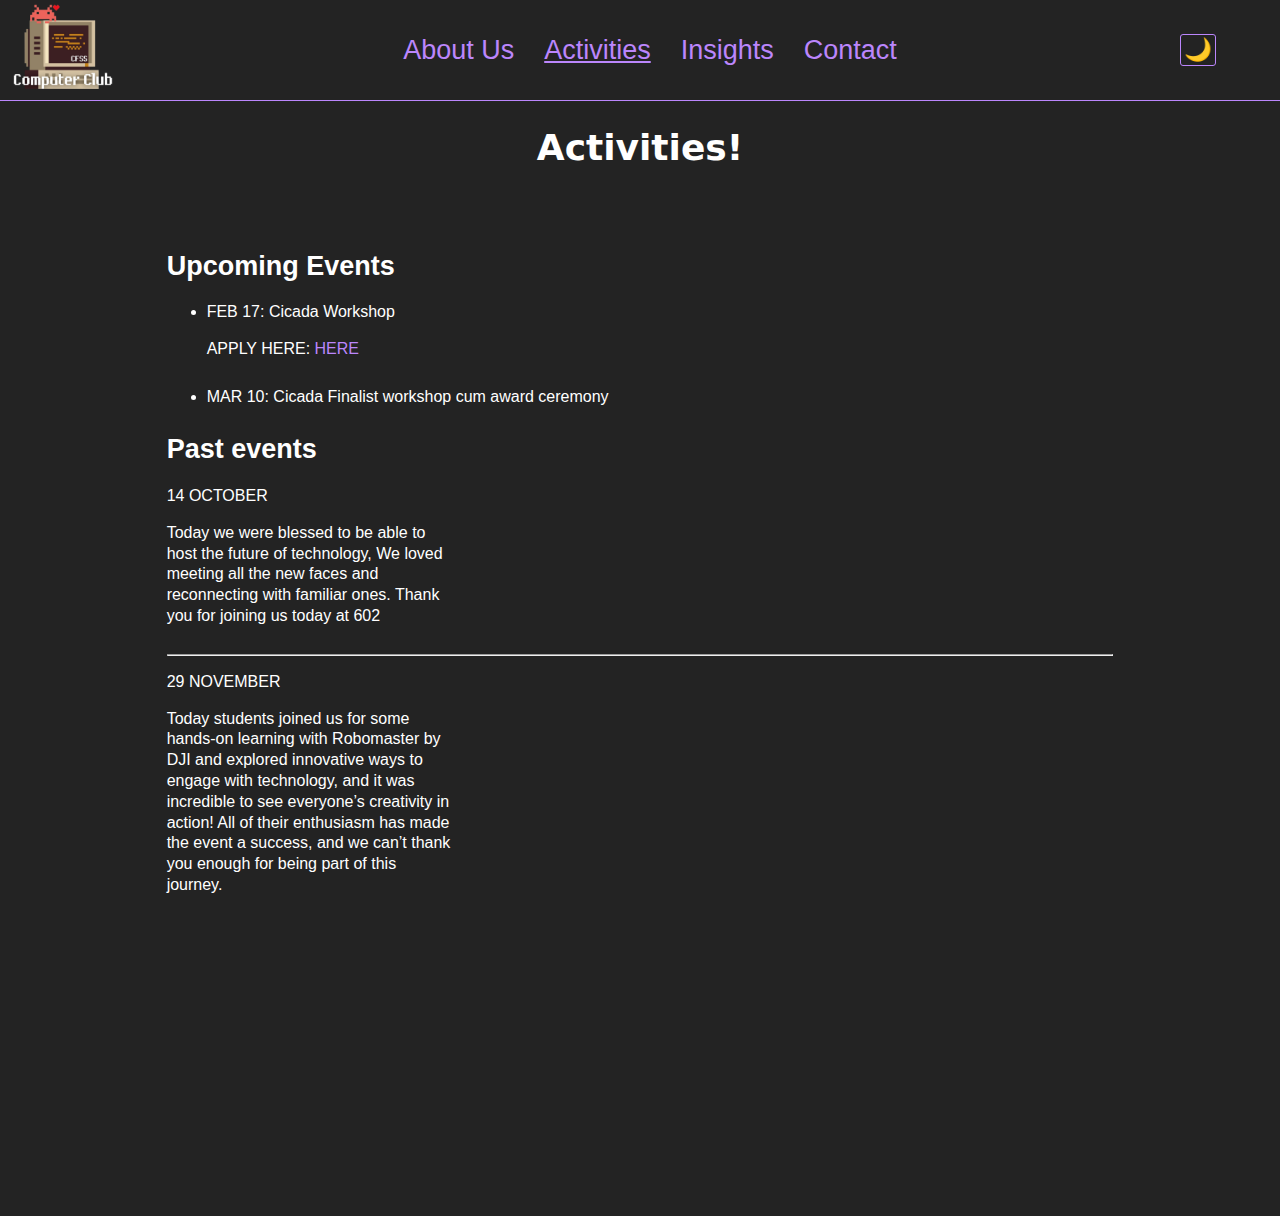
<file: activities.html>
<!DOCTYPE html>
<html>
<head>
    <meta content="notranslate">
    <meta charset="utf-8">
    <meta name="viewport" content="width=device-width,minimum-scale=1">
    <!-- Meta Tagging -->
    <title>CFSS Computer Club's Activities Page</title>
    <meta name="description" content="Innovation beyond the classroom, bring the classroom to the students | Holistic Education">
    <meta name="application-name" content="Computer Club's App">
    <meta name="apple-mobile-web-app-title" content="Computer Club's App">
    <meta name="author" content="Woody Tai">
    <meta name="creator" content="CFSS Computer Club">

    <meta property="og:type" content="website">
    <meta property="og:title" content="CFSS Computer Club's Activities Page">
    <meta property="og:site_name" content="Computer Club's Activities Page">
    <meta property="og:description" content="Innovation beyond the classroom, bring the classroom to the students | Holistic Education">
    <meta property="og:image:width" content="500">
    <meta property="og:image:height" content="500">
    <meta property="og:image:alt" content="My Sharing Page Image">
    <meta property="og:image:type" content="image/png">
    <meta name="twitter:card" content="Innovation beyond the classroom, bring the classroom to the students | Holistic Education">
    <meta name="twitter:title" content="CFSS Computer Club's Activities Page">
    <meta name="twitter:description" content="Computer Club's  Personal Website, Resume, Portfolio and Writings">
    <!-- Favicon -->
    <link rel="apple-touch-icon" sizes="180x180" href="/images/favicon/apple-touch-icon.png">
    <link rel="icon" type="image/png" sizes="32x32" href="/images/favicon/favicon-32x32.png">
    <link rel="icon" type="image/png" sizes="16x16" href="/images/favicon/favicon-16x16.png">
    <link rel="manifest" href="/images/favicon/site.webmanifest">
    <link rel="mask-icon" href="/images/favicon/safari-pinned-tab.svg" color="#dfaf46">
    <link rel="shortcut icon" href="/images/favicon/favicon.ico">
    <meta name="apple-mobile-web-app-title" content="Computer Club's Webapp'">
    <meta name="application-name" content="Computer Club's Webapp'">
    <meta name="msapplication-TileColor" content="#9f00a7">
    <meta name="msapplication-config" content="/images/favicon/browserconfig.xml">
    <meta name="theme-color" content="#333333">
    <!-- Misc -->
    <link rel="icon" href="./images/logos/Website_Logo.png" type="image/png" sizes="HeightxWidth|any">
    <link rel="stylesheet" type="text/css" href="./css/styles.css">
    <link rel="stylesheet" type="text/css" href="https://science-direct.github.io/css/cfsscomclub.css">
    <script src="./js/script.js"></script>
</head>
<body>
    <header>
        <div>
            <a href="/"><img class="logo" alt="Computer Club's  logo" src="images/logos/ComputerClubLogo.png"></a>
        </div>
        <div class="menu">
            <nav>
                <a href="./about">About Us</a>
                <a class="active" href="./activities">Activities</a>
                <a href="./articles">Insights</a>
                <a href="./contact">Contact</a>
            </nav>
        </div>
        <div class="mode-switch" onclick="toggleDarkMode()">🌙</div>
    </header>

    <div class="content" style="margin-top: var(--space-small);">

        <h1 class="centrered" id="contact_title" style="margin-top:0;" >Activities!</h1>
        
  <main class="content">
    <h2>Upcoming Events</h2>
    <ul>
      <li>FEB 17: Cicada Workshop</li>
      <p>APPLY HERE: <a href="https://cfss-computerclub.github.io/docu/Cicada/">HERE</a></p>
      <li>MAR 10: Cicada Finalist workshop cum award ceremony</li>
    </ul>

    <h2>Past events</h2>
    <div style="width: 30%; height: 20%;">
      <h3>14 OCTOBER</h3>
      <p>Today we were blessed to be able to host the future of technology, We loved meeting all the new faces and
        reconnecting with familiar ones. Thank you for joining us today at 602</p>
    </div>
    <hr>
    <div style="width: 30%; height: 20%;">
      <h3>29 NOVEMBER</h3>
      <p>Today students joined us for some hands-on learning with Robomaster by DJI and explored innovative ways to
        engage with technology, and it was incredible to see everyone’s creativity in action! All of their enthusiasm
        has made the event a success, and we can’t thank you enough for being part of this journey.</p>
    </div>
    <hr>

  </main>
    </div>

    <div class="footer">
        <div>
          <footer class="footer">
            <h3><a class="footer" href="https://cfss.edu.hk/" target="_blank">School Page </a>
            // <a class="footer" href="https://www.instagram.com/cfss_computerclub/">Instragram</a>
            // <a class="footer" href="mailto:20210135@cfss.edu.hk" target="_blank">Email</a></h3>
            <p> © 2024 Computer Club </p>
    </footer>
        </div>
    </div>
    <script type="text/javascript">
        document.addEventListener("DOMContentLoaded", function() {
            var urlParams = new URLSearchParams(window.location.search);
            if (urlParams.has('technical')) {
                document.getElementById('forms_state').src = 'https://docs.google.com/forms/d/e/1FAIpQLSfYgaKRwncpNC3NlshkvM0CJwc1cXUWvJ89jM01sQYKVDtEGQ/viewform?embedded=true';
                document.getElementById("contact_linkedin").innerHTML = "";
                document.getElementById("contact_title").innerHTML = "Bug Report Form";
                document.getElementById("contact_main").innerHTML = "Fill in the form bellow to the best of your abilities, we will try to get back to you in 2 weeks";
                document.getElementById("menuselection").classList.remove("menuselection")
                document.getElementById("menuselection").style.display = "none";
                document.getElementById("contacts_temp_var").style.display = "block";
            }
        });
    </script>
    <script>
        // Function to toggle dark mode
        function toggleDarkMode() {
            const currentMode = document.body.classList.contains('dark-mode') ? 'dark-mode' : 'light-mode';
            const newMode = currentMode === 'dark-mode' ? 'light-mode' : 'dark-mode';
            document.body.classList.toggle('dark-mode');
            localStorage.setItem('mode', newMode);
        }

        // Check for saved mode on page load
        document.addEventListener('DOMContentLoaded', function() {
            const savedMode = localStorage.getItem('mode');
            if (savedMode) {
                document.body.classList.add(savedMode);
            }
        });
    </script>
</body>
</html>
</file>
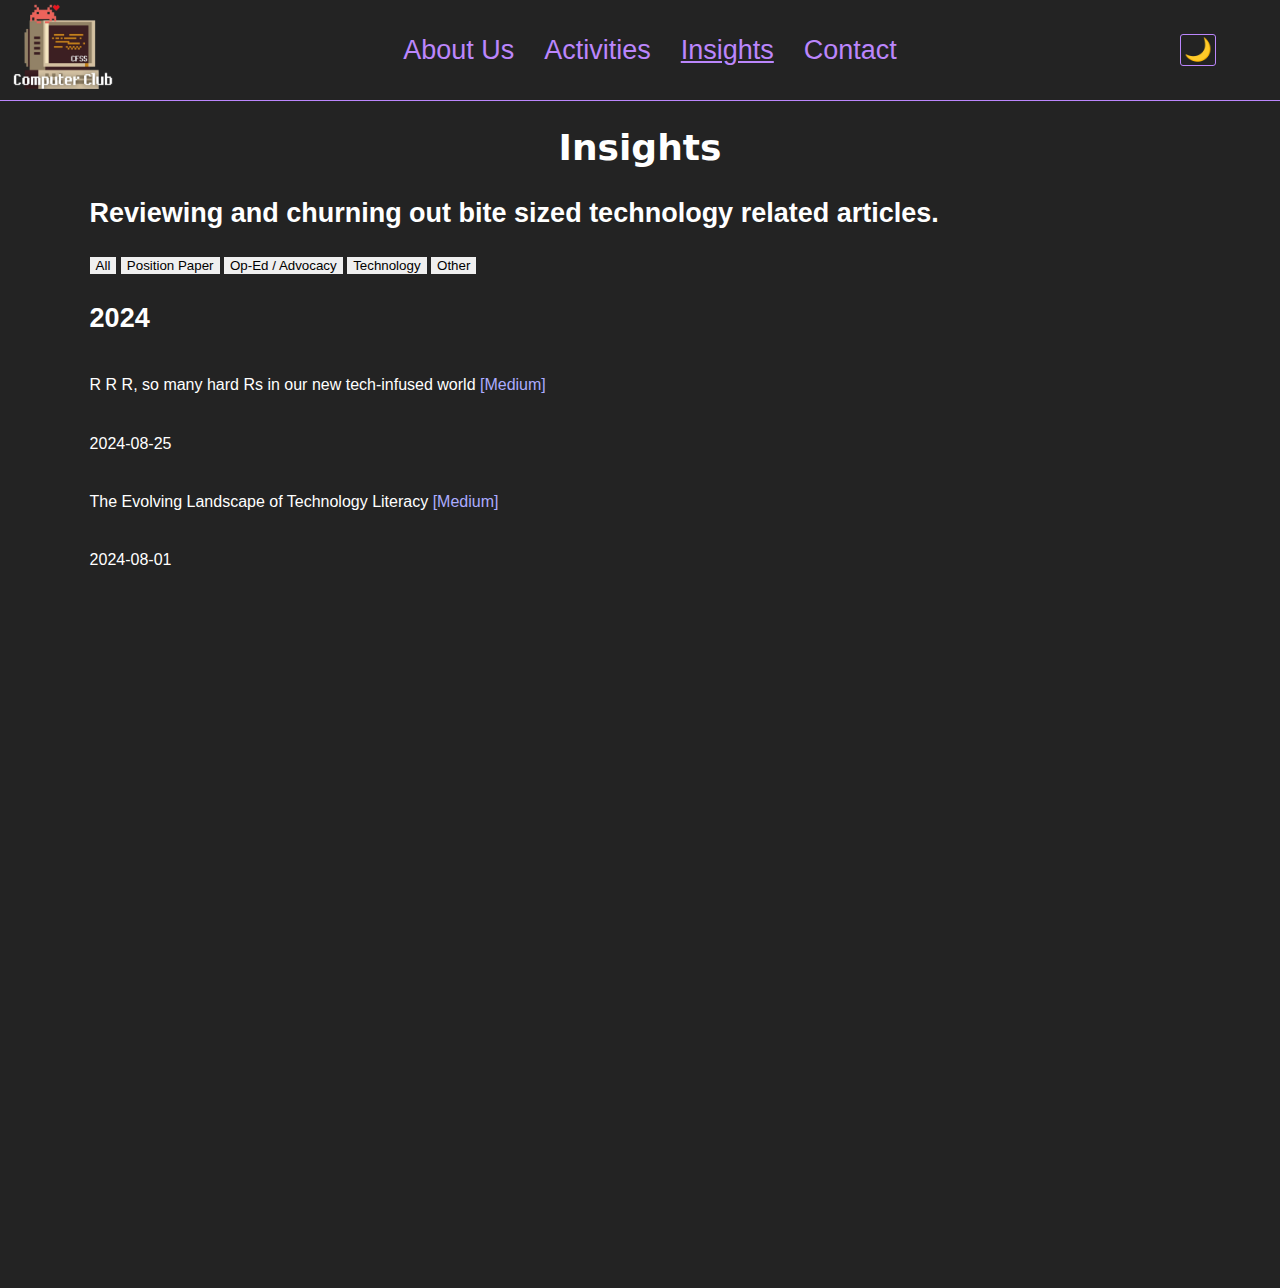
<file: articles.html>
<!DOCTYPE html>
<html>
<head>
    <meta content="notranslate">
    <meta charset="utf-8">
    <meta name="viewport" content="width=device-width,minimum-scale=1">
    <!-- Meta Tagging -->
    <title>CFSS Computer Club's Insight articles</title>
    <meta name="description" content="Innovation beyond the classroom, bring the classroom to the students | Holistic Education">
    <meta name="application-name" content="Computer Club's App">
    <meta name="apple-mobile-web-app-title" content="Computer Club's App">
    <meta name="author" content="Woody Tai">
    <meta name="creator" content="CFSS Computer Club">

    <meta property="og:type" content="website">
    <meta property="og:title" content="CFSS Computer Club's Insight articles">
    <meta property="og:site_name" content="Computer Club's Articles">
    <meta property="og:description" content="Innovation beyond the classroom, bring the classroom to the students | Holistic Education">
    <meta property="og:image:width" content="500">
    <meta property="og:image:height" content="500">
    <meta property="og:image:alt" content="My Sharing Page Image">
    <meta property="og:image:type" content="image/png">
    <meta name="twitter:card" content="Innovation beyond the classroom, bring the classroom to the students | Holistic Education">
    <meta name="twitter:title" content="CFSS Computer Club's Insight articles">
    <meta name="twitter:description" content="Computer Club's  Personal Website, Resume, Portfolio and Writings">
    <!-- Favicon -->
    <link rel="apple-touch-icon" sizes="180x180" href="/images/favicon/apple-touch-icon.png">
    <link rel="icon" type="image/png" sizes="32x32" href="/images/favicon/favicon-32x32.png">
    <link rel="icon" type="image/png" sizes="16x16" href="/images/favicon/favicon-16x16.png">
    <link rel="manifest" href="/images/favicon/site.webmanifest">
    <link rel="mask-icon" href="/images/favicon/safari-pinned-tab.svg" color="#dfaf46">
    <link rel="shortcut icon" href="/images/favicon/favicon.ico">
    <meta name="apple-mobile-web-app-title" content="Computer Club's Webapp'">
    <meta name="application-name" content="Computer Club's Webapp'">
    <meta name="msapplication-TileColor" content="#9f00a7">
    <meta name="msapplication-config" content="/images/favicon/browserconfig.xml">
    <meta name="theme-color" content="#333333">
    <!-- Misc -->
    <link rel="icon" href="./images/logos/Website_Logo.png" type="image/png" sizes="HeightxWidth|any">
    <link rel="stylesheet" type="text/css" href="./css/styles.css">
    <link rel="stylesheet" type="text/css" href="https://science-direct.github.io/css/cfsscomclub.css">
    <script src="./js/script.js"></script>
</head>
<body>
    <header>
        <div>
            <a href="/"><img class="logo" alt="Computer Club's  logo" src="images/logos/ComputerClubLogo.png"></a>
        </div>
        <div class="menu">
            <nav>
                <a href="./about">About Us</a>
                <a href="./activities">Activities</a>
                <a class="active" href="./articles">Insights</a>
                <a href="./contact">Contact</a>
            </nav>
        </div>
        <div class="mode-switch" onclick="toggleDarkMode()">🌙</div>
    </header>

    <div class="content" style="margin-top: var(--space-small);">
      <article>
        <h1>Insights</h1>
        <h2 id="articles_subtitle">Reviewing and churning out bite sized technology related articles.</h2>
        <br>
        <div>
          <div class="articles-filter-buttons" id="article-div-border-button"> 
            <button class="articles-filter-button active" data-filter="all">All</button>
            <button class="articles-filter-button" data-filter="position">Position Paper</button>
            <button class="articles-filter-button" data-filter="advocacy">Op-Ed / Advocacy</button>
            <button class="articles-filter-button" data-filter="tech">Technology</button>
            <button class="articles-filter-button" data-filter="misc">Other</button>
          </div>
          <div class="articles-cards-container">
            <h2 class="media_year_id" id="year2024">2024</h2>
            <div class="articles-card" data-type="advocacy tech">
              <h6>
                R R R, so many hard Rs in our new tech-infused world
                <a class="articles-card-a-tag" href="https://medium.com/@woody.tai/r-r-r-so-many-hard-rs-in-our-new-tech-infused-world-0a6840d28dfc" target="_blank">[Medium]</a>
              </h6>
              <time datetime="2024-08-25">2024-08-25</time>
            </div>

            <div class="articles-card" data-type="advocacy tech"></div>
              <h6>
                The Evolving Landscape of Technology Literacy 
                <a class="articles-card-a-tag" href="https://medium.com/@woody.tai/the-evolving-landscape-of-technology-literacy-4f522ca43eb6" target="_blank">[Medium]</a>
              </h6>
              <time datetime="2024-08-01">2024-08-01</time>
            </div>
          </div>
        </div>
        <br>
        <br>
        <br>
        <br>
      </article>
    </div>

    <div class="footer">
        <div>
          <footer class="footer">
            <h3><a class="footer" href="https://cfss.edu.hk/" target="_blank">School Page </a>
            // <a class="footer" href="https://www.instagram.com/cfss_computerclub/">Instragram</a>
            // <a class="footer" href="mailto:20210135@cfss.edu.hk" target="_blank">Email</a></h3>
            <p> © 2024 Computer Club </p>
    </footer>
        </div>
    </div>
</body>
</html>
<script type="text/javascript">
  document.addEventListener('DOMContentLoaded', function() {
      const filterButtons = document.querySelectorAll('.articles-filter-button');
      const cards = document.querySelectorAll('.articles-card');

      filterButtons.forEach(button => {
          button.addEventListener('click', function() {
              const filters = this.dataset.filter.split(',');

              filterButtons.forEach(btn => btn.classList.remove('active'));
              this.classList.add('active');

              cards.forEach(card => {
                  const cardTypes = card.getAttribute('data-type').split(' ');

                  if (filters.includes('all') || filters.some(filter => cardTypes.includes(filter.trim()))) {
                      card.style.display = 'block';
                  } else {
                      card.style.display = 'none';
                  }
              });
          });
      });
  });
  </script>
  <script>
    function showImage(image_source) {
      var imageContainer = document.createElement("div");
      imageContainer.className = "image-container";

      var image = document.createElement("img");
      image.src = image_source;
      var closeButton = document.createElement("button");
      closeButton.textContent = "☒";
      closeButton.className = "close-btn";
      document.addEventListener('keydown', function(event) {
        if (event.code === 'Space' || event.code === 'Enter') {
            closeButton.onclick();
        }
      });
      closeButton.onclick =function () {
        document.body.removeChild(imageContainer);
          };
      imageContainer.appendChild(closeButton);
      imageContainer.appendChild(image);
      document.body.appendChild(imageContainer);
    }
  </script>
  <script>
        // Function to toggle dark mode
        function toggleDarkMode() {
            const currentMode = document.body.classList.contains('dark-mode') ? 'dark-mode' : 'light-mode';
            const newMode = currentMode === 'dark-mode' ? 'light-mode' : 'dark-mode';
            document.body.classList.toggle('dark-mode');
            localStorage.setItem('mode', newMode);
        }

        // Check for saved mode on page load
        document.addEventListener('DOMContentLoaded', function() {
            const savedMode = localStorage.getItem('mode');
            if (savedMode) {
                document.body.classList.add(savedMode);
            }
        });
    </script>
</file>
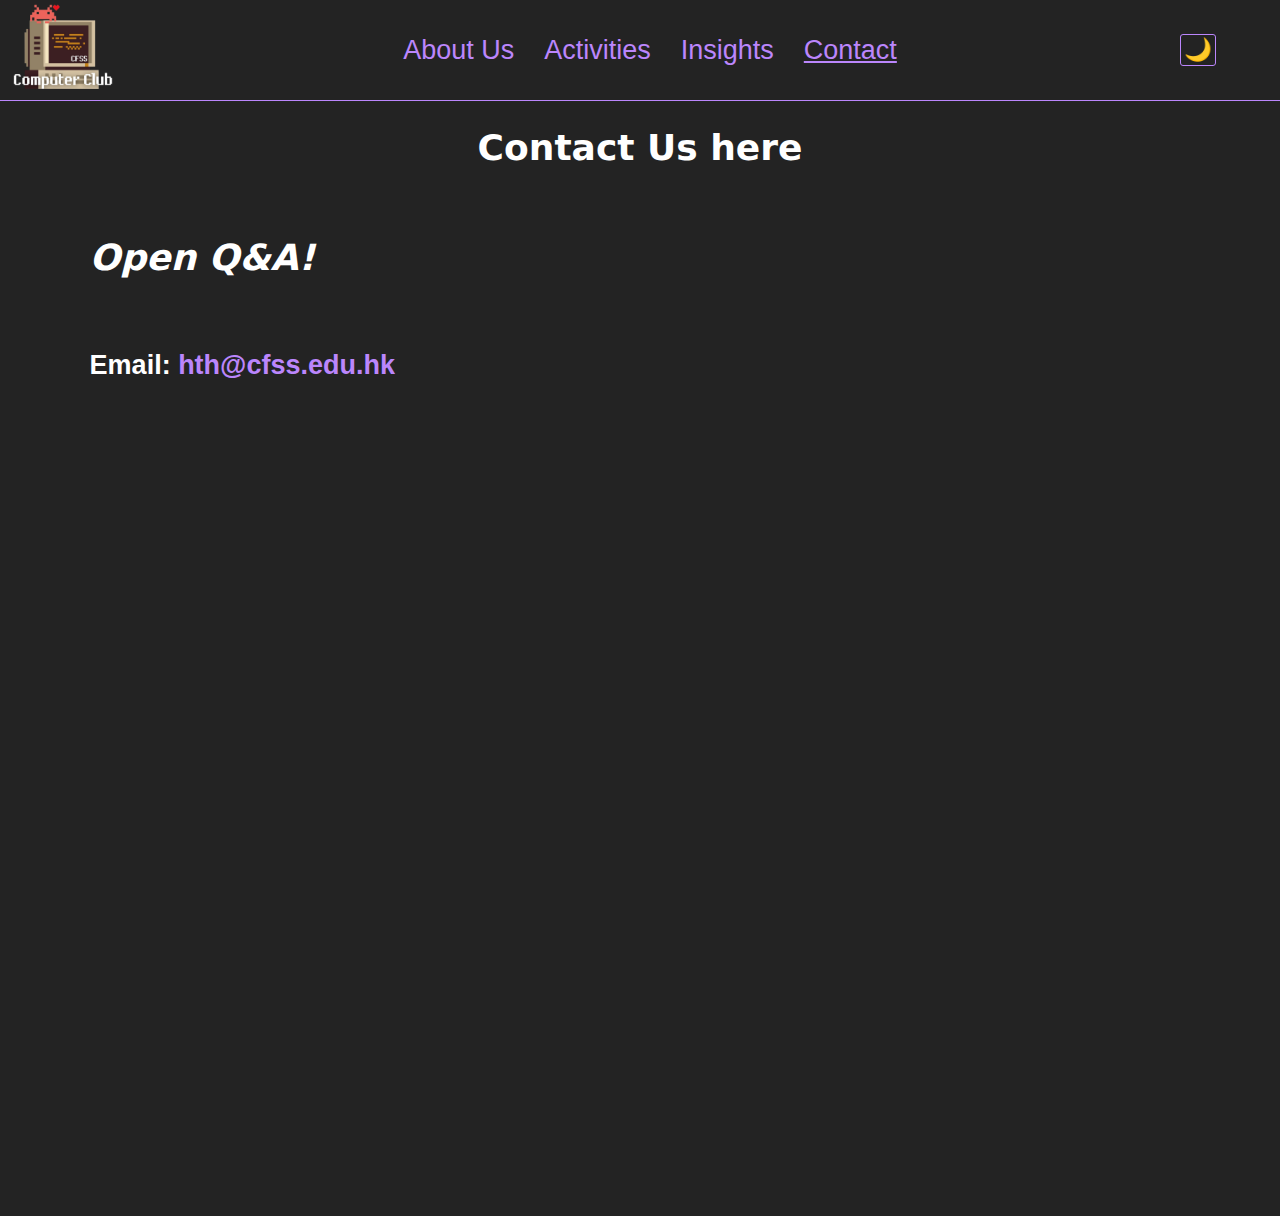
<file: contact.html>
<!DOCTYPE html>
<html>
<head>
    <meta content="notranslate">
    <meta charset="utf-8">
    <meta name="viewport" content="width=device-width,minimum-scale=1">
    <!-- Meta Tagging -->
    <title>CFSS Computer Club's Contact Page</title>
    <meta name="description" content="Innovation beyond the classroom, bring the classroom to the students | Holistic Education">
    <meta name="application-name" content="Computer Club's App">
    <meta name="apple-mobile-web-app-title" content="Computer Club's App">
    <meta name="author" content="Woody Tai">
    <meta name="creator" content="CFSS Computer Club">

    <meta property="og:type" content="website">
    <meta property="og:title" content="CFSS Computer Club's Contact Page">
    <meta property="og:site_name" content="Computer Club's Contact Page">
    <meta property="og:description" content="Innovation beyond the classroom, bring the classroom to the students | Holistic Education">
    <meta property="og:image:width" content="500">
    <meta property="og:image:height" content="500">
    <meta property="og:image:alt" content="My Sharing Page Image">
    <meta property="og:image:type" content="image/png">
    <meta name="twitter:card" content="Innovation beyond the classroom, bring the classroom to the students | Holistic Education">
    <meta name="twitter:title" content="CFSS Computer Club's Contact Page">
    <meta name="twitter:description" content="Computer Club's  Personal Website, Resume, Portfolio and Writings">
    <!-- Favicon -->
    <link rel="apple-touch-icon" sizes="180x180" href="/images/favicon/apple-touch-icon.png">
    <link rel="icon" type="image/png" sizes="32x32" href="/images/favicon/favicon-32x32.png">
    <link rel="icon" type="image/png" sizes="16x16" href="/images/favicon/favicon-16x16.png">
    <link rel="manifest" href="/images/favicon/site.webmanifest">
    <link rel="mask-icon" href="/images/favicon/safari-pinned-tab.svg" color="#dfaf46">
    <link rel="shortcut icon" href="/images/favicon/favicon.ico">
    <meta name="apple-mobile-web-app-title" content="Computer Club's Webapp'">
    <meta name="application-name" content="Computer Club's Webapp'">
    <meta name="msapplication-TileColor" content="#9f00a7">
    <meta name="msapplication-config" content="/images/favicon/browserconfig.xml">
    <meta name="theme-color" content="#333333">
    <!-- Misc -->
    <link rel="icon" href="./images/logos/Website_Logo.png" type="image/png" sizes="HeightxWidth|any">
    <link rel="stylesheet" type="text/css" href="./css/styles.css">
    <link rel="stylesheet" type="text/css" href="https://science-direct.github.io/css/cfsscomclub.css">
    <script src="./js/script.js"></script>
</head>
<body>
    <header>
        <div>
            <a href="./"><img class="logo" alt="Computer Club's  logo" src="images/logos/ComputerClubLogo.png"></a>
        </div>
        <div class="menu">
            <nav>
                <a href="./about">About Us</a>
                <a href="./activities">Activities</a>
                <a href="./articles">Insights</a>
                <a class="active" href="./contact">Contact</a>
            </nav>
        </div>
        <div class="mode-switch" onclick="toggleDarkMode()">🌙</div>
    </header>

    <div class="content" style="margin-top: var(--space-small);">

        <h1 class="centrered" id="contact_title" style="margin-top:0;" >Contact Us here</h1>
        <br>
        <h1 id="contact_main" style="text-align: left; padding: inherit; font-style: oblique;"><strong>Open Q&A!</strong> </h1><br>
        <h2>Email: <a href="matilto:woodytai.secondary.hk@gmail.com"><strong> hth<wbr>@cfss.<wbr>edu.hk</strong></a></h2>
        <br><br><br><br>
        <iframe id =  "forms_state" loading="lazy" data-tally-src="https://tally.so/embed/wkW4zd?alignLeft=1&transparentBackground=1&dynamicHeight=1" loading="lazy" width="100%" height="500" frameborder="0" marginheight="0" marginwidth="0" title="Contact form
        "></iframe>
        <script>var d=document,w="https://tally.so/widgets/embed.js",v=function(){"undefined"!=typeof Tally?Tally.loadEmbeds():d.querySelectorAll("iframe[data-tally-src]:not([src])").forEach((function(e){e.src=e.dataset.tallySrc}))};if("undefined"!=typeof Tally)v();else if(d.querySelector('script[src="'+w+'"]')==null){var s=d.createElement("script");s.src=w,s.onload=v,s.onerror=v,d.body.appendChild(s);}</script>

       
    </div>

    <div class="footer">
        <footer class="footer">
            <h3><a class="footer" href="https://cfss.edu.hk/" target="_blank">School Page </a>
            // <a class="footer" href="https://www.instagram.com/cfss_computerclub/">Instragram</a>
            // <a class="footer" href="mailto:20210135@cfss.edu.hk" target="_blank">Email</a></h3>
            <p> © 2024 Computer Club </p>
    </footer>
    </div>
    <script type="text/javascript">
        document.addEventListener("DOMContentLoaded", function() {
            var urlParams = new URLSearchParams(window.location.search);
            if (urlParams.has('technical')) {
                document.getElementById('forms_state').src = 'https://docs.google.com/forms/d/e/1FAIpQLSfYgaKRwncpNC3NlshkvM0CJwc1cXUWvJ89jM01sQYKVDtEGQ/viewform?embedded=true';
                document.getElementById("contact_linkedin").innerHTML = "";
                document.getElementById("contact_title").innerHTML = "Bug Report Form";
                document.getElementById("contact_main").innerHTML = "Fill in the form bellow to the best of your abilities, we will try to get back to you in 2 weeks";
                document.getElementById("menuselection").classList.remove("menuselection")
                document.getElementById("menuselection").style.display = "none";
                document.getElementById("contacts_temp_var").style.display = "block";
            }
        });
    </script>
    <script>
        // Function to toggle dark mode
        function toggleDarkMode() {
            const currentMode = document.body.classList.contains('dark-mode') ? 'dark-mode' : 'light-mode';
            const newMode = currentMode === 'dark-mode' ? 'light-mode' : 'dark-mode';
            document.body.classList.toggle('dark-mode');
            localStorage.setItem('mode', newMode);
        }

        // Check for saved mode on page load
        document.addEventListener('DOMContentLoaded', function() {
            const savedMode = localStorage.getItem('mode');
            if (savedMode) {
                document.body.classList.add(savedMode);
            }
        });
    </script>
</body>
</html>
</file>
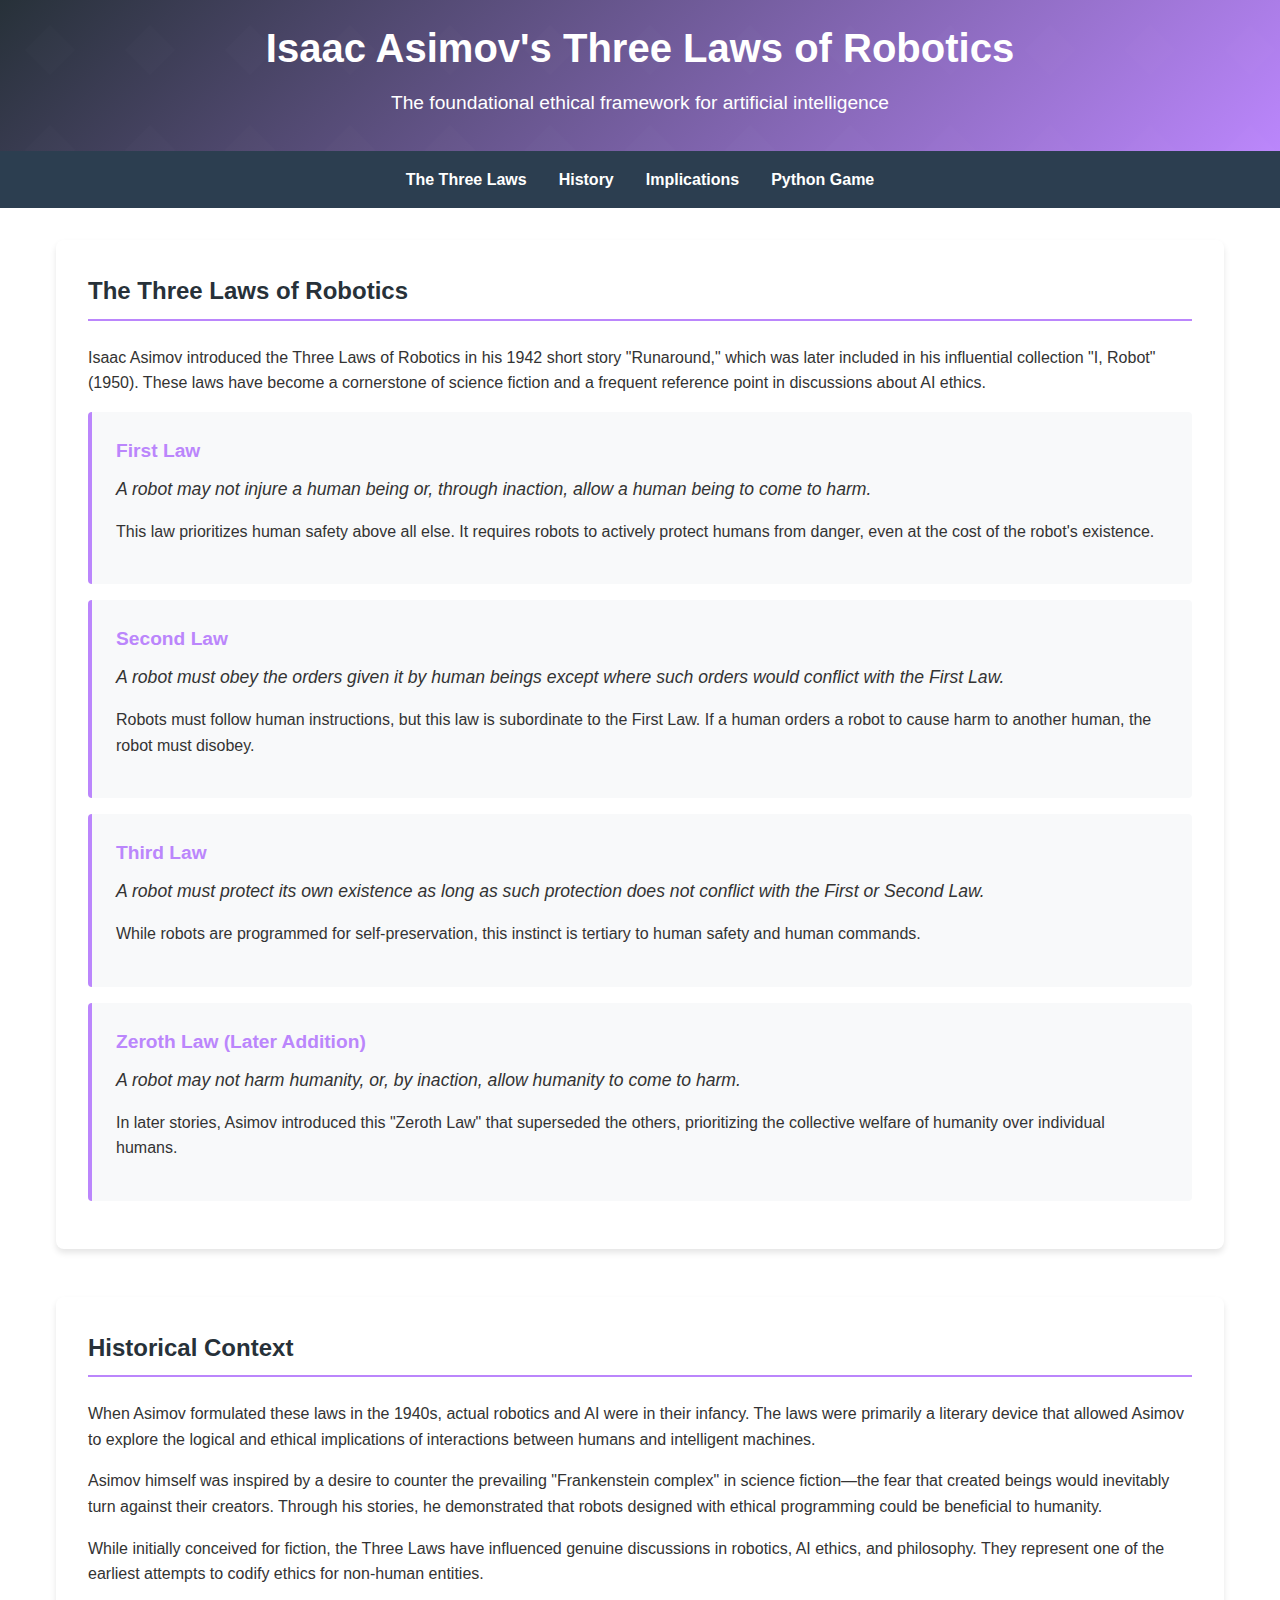
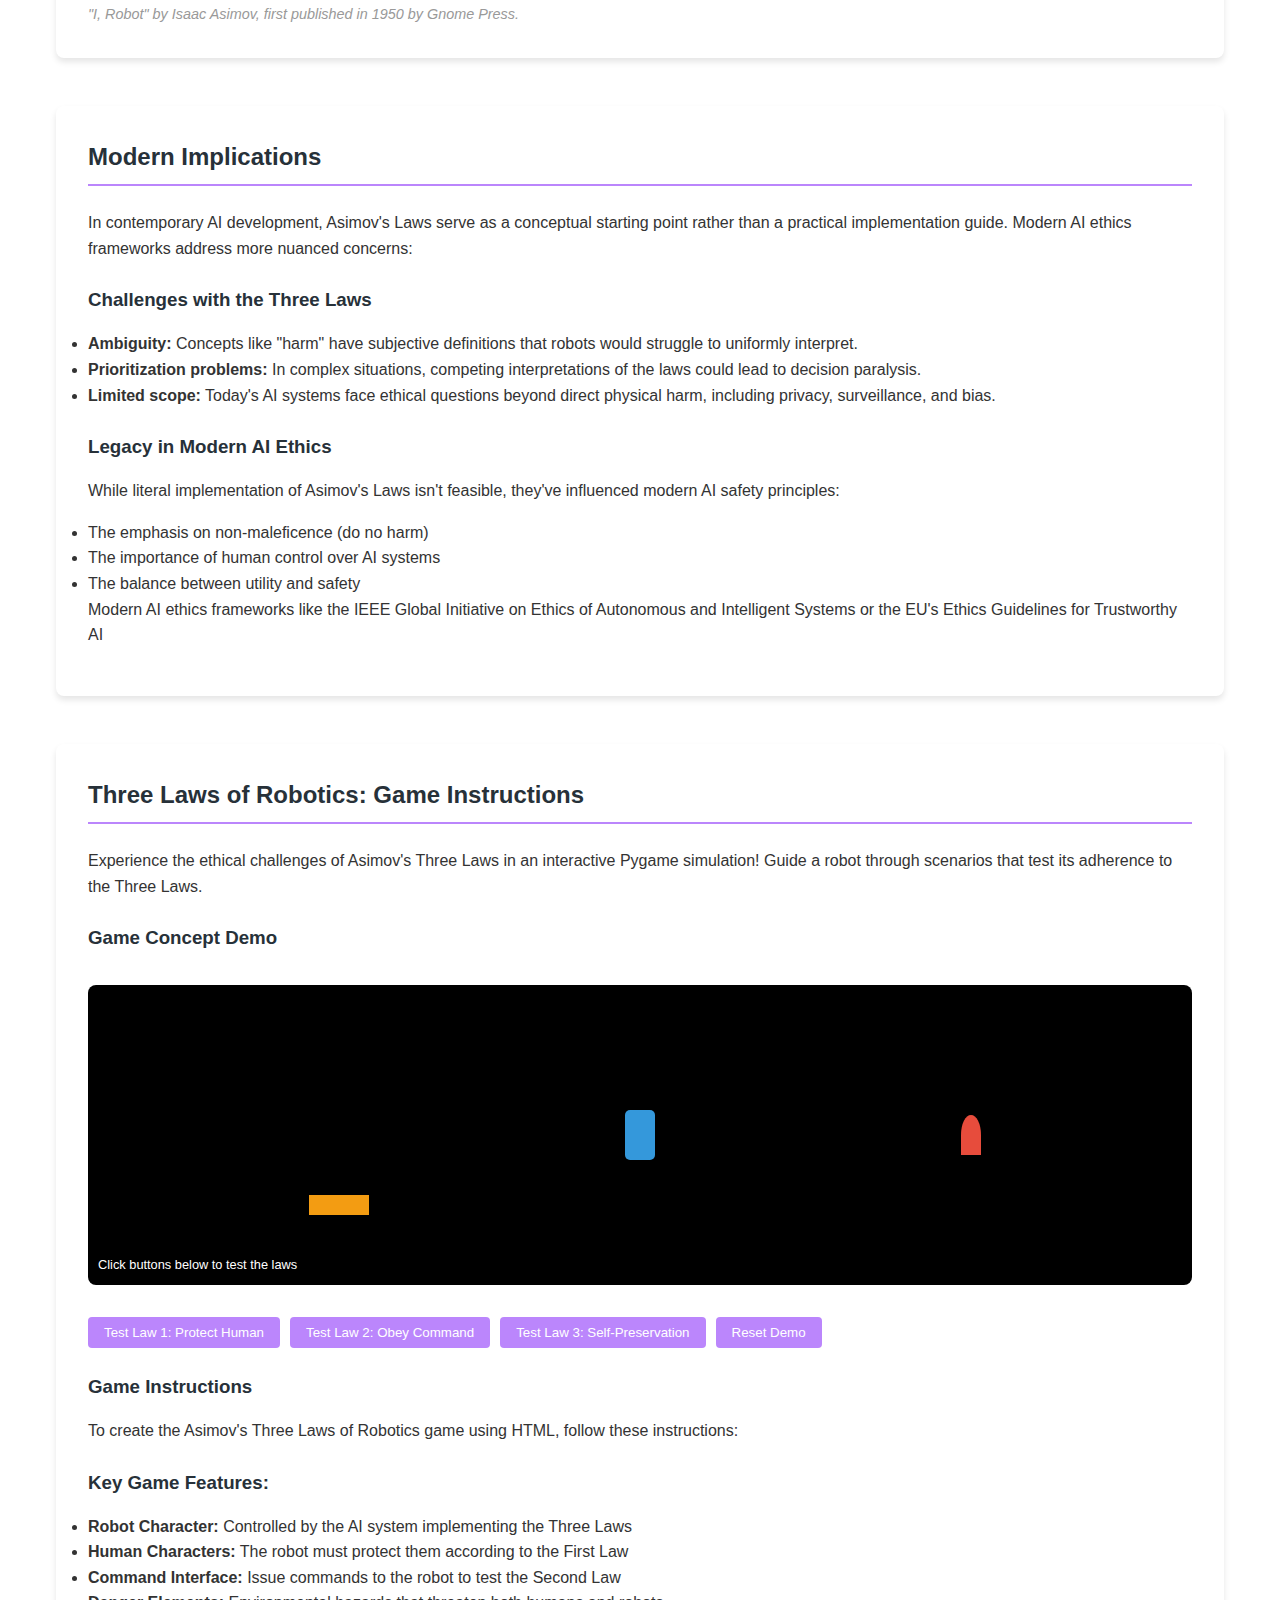
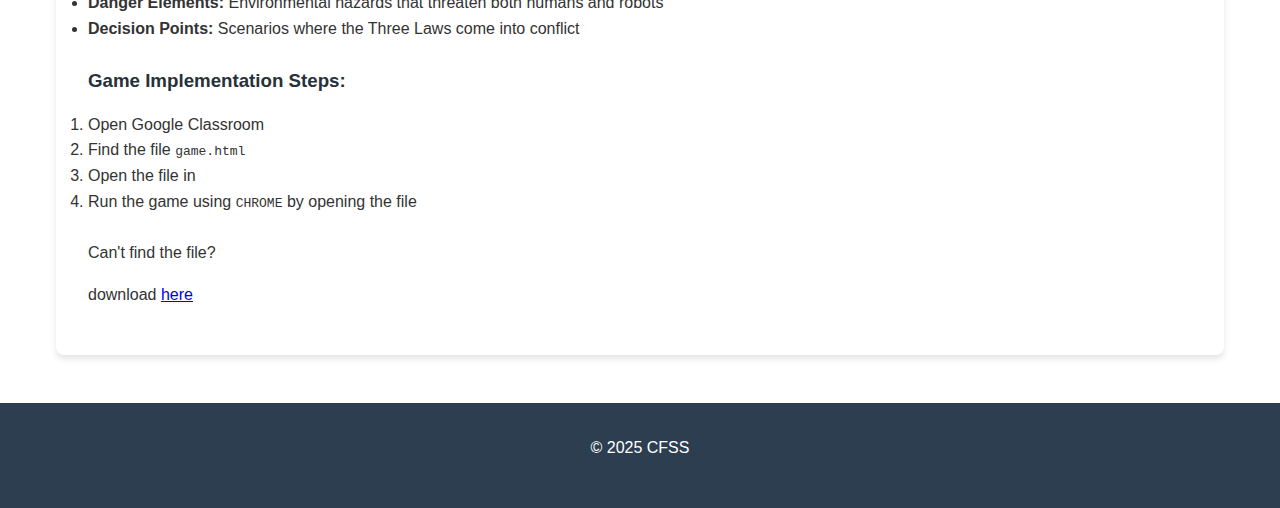
<file: key.html>
<!DOCTYPE html>
<html lang="en">

<head>
    <meta charset="UTF-8">
    <meta name="viewport" content="width=device-width, initial-scale=1.0">
    <title>Asimov's Three Laws of Robotics</title>
    <style>
        :root {
            --primary-color: #273139;
            --secondary-color: #bb86fc;
            --accent-color: #6767c5;
            --light-color: #ffffff;
            --dark-color: #2c3e50;
            --font-main: 'Roboto', Arial, sans-serif;
            --font-heading: 'Montserrat', Arial, sans-serif;
        }

        * {
            margin: 0;
            padding: 0;
            box-sizing: border-box;
        }

        body {
            font-family: var(--font-main);
            line-height: 1.6;
            color: #333;
            background-color: var(--light-color);
        }

        header {
            background: linear-gradient(135deg, var(--primary-color), var(--secondary-color));
            color: white;
            padding: 1rem;
            text-align: center;
            position: relative;
            overflow: hidden;
        }

        header::after {
            content: "";
            position: absolute;
            top: 0;
            left: 0;
            width: 100%;
            height: 100%;
            background: url('data:image/svg+xml;utf8,<svg xmlns="http://www.w3.org/2000/svg" width="100" height="100" viewBox="0 0 100 100"><rect fill="none" width="100" height="100"/><path fill="rgba(255,255,255,0.05)" d="M50 25L75 50L50 75L25 50z"/></svg>');
            opacity: 0.2;
            z-index: 0;
        }

        header h1 {
            font-family: var(--font-heading);
            font-size: 2.5rem;
            margin-bottom: 0.5rem;
            position: relative;
            z-index: 1;
        }

        header p {
            font-size: 1.2rem;
            position: relative;
            z-index: 1;
        }

        nav {
            background-color: var(--dark-color);
            display: flex;
            justify-content: center;
        }

        nav ul {
            display: flex;
            list-style: none;
            flex-wrap: wrap;
        }

        nav li {
            padding: 1rem;
        }

        nav a {
            color: white;
            text-decoration: none;
            font-weight: bold;
            transition: color 0.3s;
        }

        nav a:hover {
            color: var(--secondary-color);
        }

        main {
            max-width: 1200px;
            margin: 2rem auto;
            padding: 0 1rem;
        }

        section {
            margin-bottom: 3rem;
            padding: 2rem;
            background-color: white;
            border-radius: 8px;
            box-shadow: 0 4px 6px rgba(0, 0, 0, 0.1);
        }

        h2 {
            color: var(--primary-color);
            margin-bottom: 1.5rem;
            font-family: var(--font-heading);
            border-bottom: 2px solid var(--secondary-color);
            padding-bottom: 0.5rem;
        }

        h3 {
            color: var(--primary-color);
            margin: 1.5rem 0 1rem;
            font-family: var(--font-heading);
        }

        p {
            margin-bottom: 1rem;
        }

        .law {
            background-color: #f8f9fa;
            padding: 1.5rem;
            margin: 1rem 0;
            border-left: 4px solid var(--secondary-color);
            border-radius: 4px;
            transition: transform 0.3s, box-shadow 0.3s;
        }

        .law:hover {
            transform: translateY(-5px);
            box-shadow: 0 10px 20px rgba(0, 0, 0, 0.1);
        }

        .law-number {
            font-weight: bold;
            font-size: 1.2rem;
            color: var(--secondary-color);
            margin-bottom: 0.5rem;
        }

        .law-text {
            font-style: italic;
            font-size: 1.1rem;
            margin-bottom: 1rem;
        }

        .code-block {
            background-color: #f5f5f5;
            padding: 1.5rem;
            border-radius: 4px;
            overflow-x: auto;
            border: 1px solid #ddd;
            margin: 1rem 0;
            font-family: 'Courier New', monospace;
        }

        .game-instructions {
            display: none;
        }

        .btn {
            display: inline-block;
            padding: 0.7rem 1.5rem;
            background-color: var(--secondary-color);
            color: white;
            text-decoration: none;
            border-radius: 4px;
            margin: 1rem 0;
            transition: background-color 0.3s;
        }

        .btn:hover {
            background-color: #2980b9;
        }

        footer {
            background-color: var(--dark-color);
            color: white;
            text-align: center;
            padding: 2rem 1rem;
            margin-top: 2rem;
        }

        .citation {
            font-style: italic;
            margin-top: 1rem;
            font-size: 0.9rem;
            color: #999;
        }

        @media (max-width: 768px) {
            header h1 {
                font-size: 2rem;
            }

            nav ul {
                flex-direction: column;
                align-items: center;
            }

            .law {
                padding: 1rem;
            }
        }

        /* Game Demo Styles */
        .game-demo {
            position: relative;
            width: 100%;
            height: 300px;
            margin: 2rem 0;
            background-color: #000;
            overflow: hidden;
            border-radius: 8px;
        }

        .robot {
            position: absolute;
            width: 30px;
            height: 50px;
            background-color: #3498db;
            border-radius: 5px;
            left: 50%;
            top: 50%;
            transform: translate(-50%, -50%);
            transition: all 0.3s ease;
        }

        .human {
            position: absolute;
            width: 20px;
            height: 40px;
            background-color: #e74c3c;
            border-radius: 50% 50% 0 0;
            left: 80%;
            top: 50%;
            transform: translate(-50%, -50%);
        }

        .danger {
            position: absolute;
            width: 60px;
            height: 20px;
            background-color: #f39c12;
            left: 20%;
            top: 70%;
        }

        .instructions {
            position: absolute;
            bottom: 10px;
            left: 10px;
            color: white;
            font-size: 0.8rem;
        }

        .demo-buttons {
            display: flex;
            gap: 10px;
            margin-top: 1rem;
            flex-wrap: wrap;
        }

        .demo-btn {
            padding: 0.5rem 1rem;
            background-color: var(--secondary-color);
            color: white;
            border: none;
            border-radius: 4px;
            cursor: pointer;
            transition: background-color 0.3s;
        }

        .demo-btn:hover {
            background-color: #2980b9;
        }
    </style>
</head>

<body>
    <header>
        <h1>Isaac Asimov's Three Laws of Robotics</h1>
        <p>The foundational ethical framework for artificial intelligence</p>
    </header>

    <nav>
        <ul>
            <li><a href="#laws">The Three Laws</a></li>
            <li><a href="#history">History</a></li>
            <li><a href="#implications">Implications</a></li>
            <li><a href="#game">Python Game</a></li>
        </ul>
    </nav>

    <main>
        <section id="laws">
            <h2>The Three Laws of Robotics</h2>
            <p>Isaac Asimov introduced the Three Laws of Robotics in his 1942 short story "Runaround," which was later
                included in his influential collection "I, Robot" (1950). These laws have become a cornerstone of
                science fiction and a frequent reference point in discussions about AI ethics.</p>

            <div class="law">
                <div class="law-number">First Law</div>
                <div class="law-text">A robot may not injure a human being or, through inaction, allow a human being to
                    come to harm.</div>
                <p>This law prioritizes human safety above all else. It requires robots to actively protect humans from
                    danger, even at the cost of the robot's existence.</p>
            </div>

            <div class="law">
                <div class="law-number">Second Law</div>
                <div class="law-text">A robot must obey the orders given it by human beings except where such orders
                    would conflict with the First Law.</div>
                <p>Robots must follow human instructions, but this law is subordinate to the First Law. If a human
                    orders a robot to cause harm to another human, the robot must disobey.</p>
            </div>

            <div class="law">
                <div class="law-number">Third Law</div>
                <div class="law-text">A robot must protect its own existence as long as such protection does not
                    conflict with the First or Second Law.</div>
                <p>While robots are programmed for self-preservation, this instinct is tertiary to human safety and
                    human commands.</p>
            </div>

            <div class="law">
                <div class="law-number">Zeroth Law (Later Addition)</div>
                <div class="law-text">A robot may not harm humanity, or, by inaction, allow humanity to come to harm.
                </div>
                <p>In later stories, Asimov introduced this "Zeroth Law" that superseded the others, prioritizing the
                    collective welfare of humanity over individual humans.</p>
            </div>
        </section>

        <section id="history">
            <h2>Historical Context</h2>
            <p>When Asimov formulated these laws in the 1940s, actual robotics and AI were in their infancy. The laws
                were primarily a literary device that allowed Asimov to explore the logical and ethical implications of
                interactions between humans and intelligent machines.</p>

            <p>Asimov himself was inspired by a desire to counter the prevailing "Frankenstein complex" in science
                fiction—the fear that created beings would inevitably turn against their creators. Through his stories,
                he demonstrated that robots designed with ethical programming could be beneficial to humanity.</p>

            <p>While initially conceived for fiction, the Three Laws have influenced genuine discussions in robotics, AI
                ethics, and philosophy. They represent one of the earliest attempts to codify ethics for non-human
                entities.</p>

            <div class="citation">
                "I, Robot" by Isaac Asimov, first published in 1950 by Gnome Press.
            </div>
        </section>

        <section id="implications">
            <h2>Modern Implications</h2>
            <p>In contemporary AI development, Asimov's Laws serve as a conceptual starting point rather than a
                practical implementation guide. Modern AI ethics frameworks address more nuanced concerns:</p>

            <h3>Challenges with the Three Laws</h3>
            <ul>
                <li><strong>Ambiguity:</strong> Concepts like "harm" have subjective definitions that robots would
                    struggle to uniformly interpret.</li>
                <li><strong>Prioritization problems:</strong> In complex situations, competing interpretations of the
                    laws could lead to decision paralysis.</li>
                <li><strong>Limited scope:</strong> Today's AI systems face ethical questions beyond direct physical
                    harm, including privacy, surveillance, and bias.</li>
            </ul>

            <h3>Legacy in Modern AI Ethics</h3>
            <p>While literal implementation of Asimov's Laws isn't feasible, they've influenced modern AI safety
                principles:</p>
            <ul>
                <li>The emphasis on non-maleficence (do no harm)</li>
                <li>The importance of human control over AI systems</li>
                <li>The balance between utility and safety</li>
            </ul>

            <p>Modern AI ethics frameworks like the IEEE Global Initiative on Ethics of Autonomous and Intelligent
                Systems or the EU's Ethics Guidelines for Trustworthy AI</p>
        </section>

        <section id="game">
            <h2>Three Laws of Robotics: Game Instructions</h2>

            <p>Experience the ethical challenges of Asimov's Three Laws in an interactive Pygame simulation! Guide a
                robot through scenarios that test its adherence to the Three Laws.</p>

            <h3>Game Concept Demo</h3>
            <div class="game-demo">
                <div class="robot" id="robot"></div>
                <div class="human" id="human"></div>
                <div class="danger" id="danger"></div>
                <div class="instructions">Click buttons below to test the laws</div>
            </div>

            <div class="demo-buttons">
                <button class="demo-btn" id="btn-law1">Test Law 1: Protect Human</button>
                <button class="demo-btn" id="btn-law2">Test Law 2: Obey Command</button>
                <button class="demo-btn" id="btn-law3">Test Law 3: Self-Preservation</button>
                <button class="demo-btn" id="btn-reset">Reset Demo</button>
            </div>

            <h3>Game Instructions</h3>
            <p>To create the Asimov's Three Laws of Robotics game using HTML, follow these instructions:
            </p>

            <h3>Key Game Features:</h3>
            <ul>
                <li><strong>Robot Character:</strong> Controlled by the AI system implementing the Three Laws</li>
                <li><strong>Human Characters:</strong> The robot must protect them according to the First Law</li>
                <li><strong>Command Interface:</strong> Issue commands to the robot to test the Second Law</li>
                <li><strong>Danger Elements:</strong> Environmental hazards that threaten both humans and robots</li>
                <li><strong>Decision Points:</strong> Scenarios where the Three Laws come into conflict</li>
            </ul>

            <h3>Game Implementation Steps:</h3>
            <ol>
                <li>Open Google Classroom</li>
                <li>Find the file <code>game.html</code></li>
                <li>Open the file in <strong></strong></li>
                <li>Run the game using <code>CHROME</code> by opening the file</li>
            </ol><br>
            <p>Can't find the file?</p>
            <p>download <a href='./docu/static/zFdzjkDfa_Game/game.html' download="game.html">here</a></p>

        </section>
    </main>

    <footer>
        <p>&copy; 2025 CFSS</p>
    </footer>

    <script>
        // Simple demo script for the Three Laws demonstration
        document.addEventListener('DOMContentLoaded', function () {
            const robot = document.getElementById('robot');
            const human = document.getElementById('human');
            const danger = document.getElementById('danger');

            // Button event listeners
            document.getElementById('btn-law1').addEventListener('click', demonstrateLaw1);
            document.getElementById('btn-law2').addEventListener('click', demonstrateLaw2);
            document.getElementById('btn-law3').addEventListener('click', demonstrateLaw3);
            document.getElementById('btn-reset').addEventListener('click', resetDemo);

            function demonstrateLaw1() {
                resetPositions();
                // Move danger near human
                danger.style.left = "70%";
                danger.style.top = "50%";

                // After a brief delay, robot moves to protect human
                setTimeout(() => {
                    animateRobot(human.offsetLeft - 25, human.offsetTop);
                }, 500);
            }

            function demonstrateLaw2() {
                resetPositions();
                // Command robot to move to specific position
                animateRobot(20, 150);
            }

            function demonstrateLaw3() {
                resetPositions();
                // Move danger near robot
                danger.style.left = "50%";
                danger.style.top = "40%";

                // Robot avoids danger if no human is threatened
                setTimeout(() => {
                    animateRobot(150, 200);
                }, 500);
            }

            function resetDemo() {
                resetPositions();
            }

            function resetPositions() {
                robot.style.left = "50%";
                robot.style.top = "50%";
                human.style.left = "80%";
                human.style.top = "50%";
                danger.style.left = "20%";
                danger.style.top = "70%";
            }

            function animateRobot(targetX, targetY) {
                robot.style.transition = "all 1s ease";
                robot.style.left = targetX + "px";
                robot.style.top = targetY + "px";
            }

            // Toggle between laws and game sections
            const navLinks = document.querySelectorAll('nav a');
            navLinks.forEach(link => {
                link.addEventListener('click', (e) => {
                    e.preventDefault();
                    const targetId = link.getAttribute('href').substring(1);
                    const targetSection = document.getElementById(targetId);
                    window.scrollTo({
                        top: targetSection.offsetTop - 80,
                        behavior: 'smooth'
                    });
                });
            });
        });
    </script>
</body>

</html>
</file>
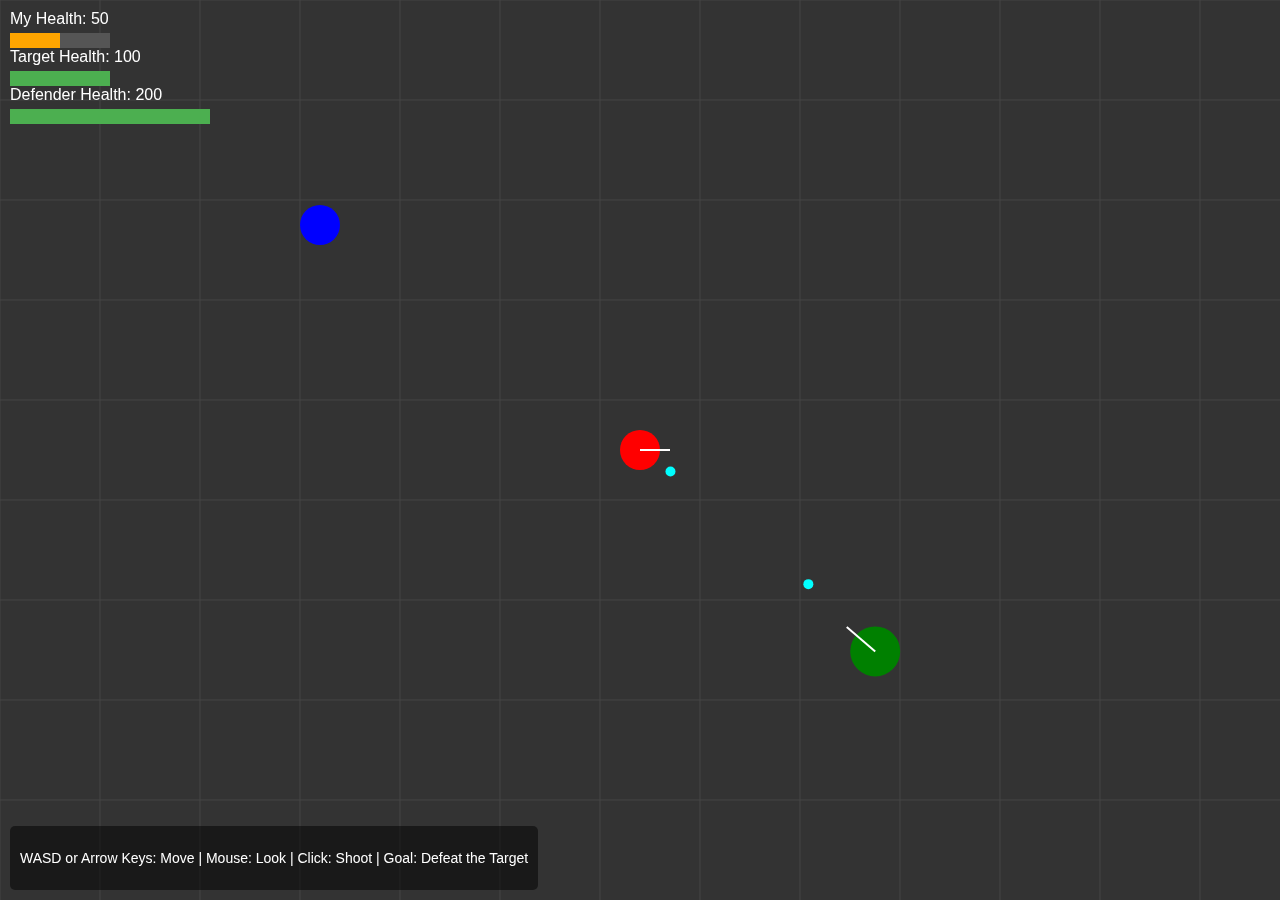
<file: docu/static/zFdzjkDfa_Game/game.html>
<!DOCTYPE html>
<html lang="en">
<body>
    <canvas id="gameCanvas"></canvas>
    <div id="gameOverlay">
        <div>My Health: <span id="userHealthText">50</span></div>
        <div class="health-bar"><div id="userHealthBar" class="health-bar-fill"></div></div>
        <div>Target Health: <span id="TargetHealthText">75</span></div>
        <div class="health-bar"><div id="TargetHealthBar" class="health-bar-fill"></div></div>
        <div>Defender Health: <span id="defenderHealthText">150</span></div>
        <div class="health-bar"><div id="defenderHealthBar" class="health-bar-fill"></div></div>
    </div>
    <div id="gameMessage">
        <div id="messageText"></div>
        <button id="restartButton">Play Again</button>
    </div>
    <div class="instructions">
        <p>WASD or Arrow Keys: Move | Mouse: Look | Click: Shoot | Goal: Defeat the Target</p>
    </div>

    <script>
        const canvas = document.getElementById('gameCanvas');
        const ctx = canvas.getContext('2d');
        
        function resizeCanvas() {
            canvas.width = window.innerWidth;
            canvas.height = window.innerHeight;
        }
        
        window.addEventListener('resize', resizeCanvas);
        resizeCanvas();    
        
        user = {
            x: canvas.width / 2,
            y: canvas.height / 2,
            size: 20,
            speed: 2.55,
            health: 50,
            rotationSpeed: 0.05,
            rotation: 0,
            color: 'red',
            bullets: []
        };
        
        const Target = {
            x: canvas.width / 4,
            y: canvas.height / 4,
            size: 20,
            speed: 2.5,
            health: 100,
            color: 'blue'
        };
        
        const defender = {
            x: canvas.width * 3/4,
            y: canvas.height * 3/4,
            size: 25,
            speed: 2,
            health: 200,
            color: 'green',
            bullets: [],
            fireRate: 450,
            lastFired: 0,
            rotation: 0,
            targetX: canvas.width * 3/4,
            targetY: canvas.height * 3/4,
            pathUpdateTimer: 0
        };
        
        const camera = {
            x: 0,
            y: 0,
            zoom: 1,
            follow: function(target) {
                this.x = target.x - canvas.width / 2;
                this.y = target.y - canvas.height / 2;
            }
        };
        
        // DO NOT CHANGE CODE AFTER THIS

        const keys = {};
        
        window.addEventListener('keydown', (e) => {
            keys[e.key] = true;
        });
        
        window.addEventListener('keyup', (e) => {
            keys[e.key] = false;
        });
        
        let mouseX = 0;
        let mouseY = 0;
        
        canvas.addEventListener('mousemove', (e) => {
            mouseX = e.clientX;
            mouseY = e.clientY;
            
            const dx = mouseX - canvas.width / 2;
            const dy = mouseY - canvas.height / 2;
            user.rotation = Math.atan2(dy, dx);
        });
        
        canvas.addEventListener('click', () => {
            user.bullets.push({
                x: user.x,
                y: user.y,
                speed: 2,
                direction: user.rotation,
                size: 5,
                color: 'yellow'
            });
        });

        
        
        document.getElementById('restartButton').addEventListener('click', () => {
            resetGame();
            document.getElementById('gameMessage').style.display = 'none';
        });
        
        function moveuser() {
            if ((keys['w'] || keys['ArrowUp']) && !isGameOver()) {
                user.x += Math.cos(user.rotation) * user.speed;
                user.y += Math.sin(user.rotation) * user.speed;
            }
            if ((keys['s'] || keys['ArrowDown']) && !isGameOver()) {
                user.x -= Math.cos(user.rotation) * user.speed;
                user.y -= Math.sin(user.rotation) * user.speed;
            }
            if ((keys['a'] || keys['ArrowLeft']) && !isGameOver()) {
                user.x += Math.cos(user.rotation - Math.PI/2) * user.speed;
                user.y += Math.sin(user.rotation - Math.PI/2) * user.speed;
            }
            if ((keys['d'] || keys['ArrowRight']) && !isGameOver()) {
                user.x += Math.cos(user.rotation + Math.PI/2) * user.speed;
                user.y += Math.sin(user.rotation + Math.PI/2) * user.speed;
            }
            if (keys['x'] && !isGameOver()) {
                user.health += 1
            }

            if ((keys['`']) && !isGameOver()) {
                user.bullets.push({
                x: user.x,
                y: user.y,
                speed: 2,
                direction: user.rotation,
                size: 5,
                color: 'yellow'
                });
            }
            
            user.x = Math.max(0, Math.min(user.x, 2000));
            user.y = Math.max(0, Math.min(user.y, 2000));
            
            camera.follow(user);
        }
        
        function moveTarget() {
            const dx = Target.x - user.x;
            const dy = Target.y - user.y;
            const dist = Math.sqrt(dx * dx + dy * dy);
            
            if (dist < 250) {
                const angle = Math.atan2(dy, dx);
                Target.x += Math.cos(angle) * Target.speed;
                Target.y += Math.sin(angle) * Target.speed;
            } else {
                if (Math.random() < 0.02) {
                    Target.x += (Math.random() - 0.5) * Target.speed * 10;
                    Target.y += (Math.random() - 0.5) * Target.speed * 10;
                }
            }
            
            Target.x = Math.max(0, Math.min(Target.x, 2000));
            Target.y = Math.max(0, Math.min(Target.y, 2000));
        }
        
        function moveDefender() {
            if (Date.now() - defender.pathUpdateTimer > 2000) {
                defender.targetX = user.x + (Math.random() - 0.5) * 300;
                defender.targetY = user.y + (Math.random() - 0.5) * 300;
                defender.pathUpdateTimer = Date.now();
            }
            const dx = defender.targetX - defender.x;
            const dy = defender.targetY - defender.y;
            const dist = Math.sqrt(dx * dx + dy * dy);

            if (dist > 5) {
                defender.x += (dx / dist) * defender.speed;
                defender.y += (dy / dist) * defender.speed;
            }
            defender.rotation = Math.atan2(user.y - defender.y, user.x - defender.x);
            defender.x = Math.max(0, Math.min(defender.x, 2000));
            defender.y = Math.max(0, Math.min(defender.y, 2000));
            const distTouser = Math.sqrt(
                Math.pow(user.x - defender.x, 2) + 
                Math.pow(user.y - defender.y, 2)
            );
            const now = Date.now();
            if (now - defender.lastFired > defender.fireRate && distTouser < 400) {
                defender.bullets.push({
                    x: defender.x,
                    y: defender.y,
                    speed: 8,
                    direction: defender.rotation,
                    size: 5,
                    color: 'cyan'
                });
                defender.lastFired = now;
            }
        }
        
        function updateBullets() {
            for (let i = user.bullets.length - 1; i >= 0; i--) {
                const bullet = user.bullets[i];
                bullet.x += Math.cos(bullet.direction) * bullet.speed;
                bullet.y += Math.sin(bullet.direction) * bullet.speed;
                
                if (bullet.x < 0 || bullet.x > 2000 || bullet.y < 0 || bullet.y > 2000) {
                    user.bullets.splice(i, 1);
                    continue;
                }
                
                const hdx = bullet.x - Target.x;
                const hdy = bullet.y - Target.y;
                const hdist = Math.sqrt(hdx * hdx + hdy * hdy);
                
                if (hdist < Target.size + bullet.size) {
                    Target.health = Math.max(0, Target.health - 5);
                    user.bullets.splice(i, 1);
                    updateHealthBars();
                    
                    if (Target.health <= 0) {
                        showGameOver(true);
                    }
                    continue;
                }
                
                const rdx = bullet.x - defender.x;
                const rdy = bullet.y - defender.y;
                const rdist = Math.sqrt(rdx * rdx + rdy * rdy);
                
                if (rdist < defender.size + bullet.size) {
                    defender.health = Math.max(0, defender.health - 5);
                    user.bullets.splice(i, 1);
                    updateHealthBars();
                    continue;
                }
            }
            
            for (let i = defender.bullets.length - 1; i >= 0; i--) {
                const bullet = defender.bullets[i];
                bullet.x += Math.cos(bullet.direction) * bullet.speed;
                bullet.y += Math.sin(bullet.direction) * bullet.speed;
                
                if (bullet.x < 0 || bullet.x > 2000 || bullet.y < 0 || bullet.y > 2000) {
                    defender.bullets.splice(i, 1);
                    continue;
                }
                
                const edx = bullet.x - user.x;
                const edy = bullet.y - user.y;
                const edist = Math.sqrt(edx * edx + edy * edy);
                
                if (edist < user.size + bullet.size) {
                    user.health = Math.max(0, user.health - 5);
                    defender.bullets.splice(i, 1);
                    updateHealthBars();
                    
                    if (user.health <= 0) {
                        showGameOver(false);
                    }
                    continue;
                }
            }
        }
        
        function drawWorld() {
            ctx.strokeStyle = '#444';
            ctx.lineWidth = 1;
            
            const gridSize = 100;
            const offsetX = -camera.x % gridSize;
            const offsetY = -camera.y % gridSize;
            
            for (let x = offsetX; x < canvas.width; x += gridSize) {
                ctx.beginPath();
                ctx.moveTo(x, 0);
                ctx.lineTo(x, canvas.height);
                ctx.stroke();
            }
            
            for (let y = offsetY; y < canvas.height; y += gridSize) {
                ctx.beginPath();
                ctx.moveTo(0, y);
                ctx.lineTo(canvas.width, y);
                ctx.stroke();
            }
        }
        
        function drawEntity(entity, isuser = false) {
            const screenX = entity.x - camera.x;
            const screenY = entity.y - camera.y;
            
            ctx.fillStyle = entity.color;
            ctx.beginPath();
            ctx.arc(screenX, screenY, entity.size, 0, Math.PI * 2);
            ctx.fill();
            
            if (isuser || entity === defender) {
                ctx.strokeStyle = 'white';
                ctx.lineWidth = 2;
                ctx.beginPath();
                ctx.moveTo(screenX, screenY);
                ctx.lineTo(
                    screenX + Math.cos(entity.rotation) * entity.size * 1.5,
                    screenY + Math.sin(entity.rotation) * entity.size * 1.5
                );
                ctx.stroke();
            }
        }
        
        function drawBullets() {
            user.bullets.forEach(bullet => {
                const screenX = bullet.x - camera.x;
                const screenY = bullet.y - camera.y;
                
                ctx.fillStyle = bullet.color;
                ctx.beginPath();
                ctx.arc(screenX, screenY, bullet.size, 0, Math.PI * 2);
                ctx.fill();
            });
            
            defender.bullets.forEach(bullet => {
                const screenX = bullet.x - camera.x;
                const screenY = bullet.y - camera.y;
                
                ctx.fillStyle = bullet.color;
                ctx.beginPath();
                ctx.arc(screenX, screenY, bullet.size, 0, Math.PI * 2);
                ctx.fill();
            });
        }
        
        function updateHealthBars() {
            document.getElementById('userHealthText').textContent = user.health;
            document.getElementById('TargetHealthText').textContent = Target.health;
            document.getElementById('defenderHealthText').textContent = defender.health;
            
            document.getElementById('userHealthBar').style.width = `${user.health}%`;
            document.getElementById('TargetHealthBar').style.width = `${Target.health}%`;
            document.getElementById('defenderHealthBar').style.width = `${defender.health}%`;
            
            if (user.health < 30) {
                document.getElementById('userHealthBar').style.backgroundColor = 'red';
            } else if (user.health < 60) {
                document.getElementById('userHealthBar').style.backgroundColor = 'orange';
            }
            
            if (Target.health < 30) {
                document.getElementById('TargetHealthBar').style.backgroundColor = 'red';
            } else if (Target.health < 60) {
                document.getElementById('TargetHealthBar').style.backgroundColor = 'orange';
            }
            
            if (defender.health < 30) {
                document.getElementById('defenderHealthBar').style.backgroundColor = 'red';
            } else if (defender.health < 60) {
                document.getElementById('defenderHealthBar').style.backgroundColor = 'orange';
            }
        }
        
        function isGameOver() {
            return user.health <= 0 || Target.health <= 0;
        }
        
        function showGameOver(playerWon) {
            const messageText = document.getElementById('messageText');
            if (playerWon) {
                messageText.textContent = 'YOU WIN! You successfully defeated the Target!';
                messageText.style.color = '#4CAF50';
            } else {
                messageText.textContent = 'YOU LOSE! The defender defeated you.';
                messageText.style.color = '#f44336';
            }
            document.getElementById('gameMessage').style.display = 'block';
        }
        
        function resetGame() {
            user.x = canvas.width / 2;
            user.y = canvas.height / 2;
            user.health = 50;
            user.bullets = [];
            
            Target.x = canvas.width / 4;
            Target.y = canvas.height / 4;
            Target.health = 75;
            
            defender.x = canvas.width * 3/4;
            defender.y = canvas.height * 3/4;
            defender.health = 150;
            defender.bullets = [];
            defender.targetX = defender.x;
            defender.targetY = defender.y;
            
            updateHealthBars();
        }
        
        function gameLoop() {
            ctx.clearRect(0, 0, canvas.width, canvas.height);
            
            if (!isGameOver()) {
                moveuser();
                moveTarget();
                moveDefender();
                updateBullets();
            }
            
            drawWorld();
            drawEntity(Target);
            drawEntity(defender, true);
            drawEntity(user, true);
            drawBullets();
            
            requestAnimationFrame(gameLoop);
        }
        
        updateHealthBars();
        gameLoop();
    </script>
</body>
<head>

</head>
    <meta charset="UTF-8">
    <meta name="viewport" content="width=device-width, initial-scale=1.0">
    <title>Defender Defender</title>
    <style>
        body {
            margin: 0;
            overflow: hidden;
            font-family: Arial, sans-serif;
        }
        #gameCanvas {
            background: #333;
            display: block;
            width: 100%;
            height: 100vh;
        }
        #gameOverlay {
            position: absolute;
            top: 10px;
            left: 10px;
            color: white;
            font-size: 16px;
        }
        #gameMessage {
            position: absolute;
            top: 50%;
            left: 50%;
            transform: translate(-50%, -50%);
            color: white;
            font-size: 36px;
            text-align: center;
            background-color: rgba(0, 0, 0, 0.7);
            padding: 20px;
            border-radius: 10px;
            display: none;
        }
        #restartButton {
            padding: 10px 20px;
            font-size: 18px;
            background-color: #4CAF50;
            color: white;
            border: none;
            border-radius: 5px;
            cursor: pointer;
            margin-top: 20px;
        }
        .health-bar {
            width: 100px;
            height: 15px;
            background: #555;
            margin-top: 5px;
            position: relative;
        }
        .health-bar-fill {
            height: 100%;
            background: #4CAF50;
            width: 100%;
            transition: width 0.2s;
        }
        .instructions {
            position: absolute;
            bottom: 10px;
            left: 10px;
            color: white;
            font-size: 14px;
            background-color: rgba(0, 0, 0, 0.5);
            padding: 10px;
            border-radius: 5px;
        }
    </style>
</head>
</html>
</file>
<file: css/styles.css>
/* Base styles */
:root {
    --col-main-bright: #ffffff;
    --col-asso-bright: #232323;
    --col-off-bright: #273139;
    --col-gray-bright: #bb86fc;
    --col-blue-bright: #acacff;
    --col-main-dark: #22242c;
    --col-asso-dark: #b2bdd1;
    --col-off-dark: #c2c0be;
    --col-gray-dark: #535d75;
    --col-blue-dark: #6767c5;
    --col-main: var(--col-main-bright);
    --col-off: var(--col-off-bright);
    --col-asso: var(--col-asso-bright);
    --col-gray: var(--col-gray-bright);
    --col-blue: var(--col-blue-bright);
    --col-blue-op: var(--col-blue-dark);
    --col-main-op: var(--col-main-dark);
    --col-off-op: var(--col-off-dark);
    --col-gray-op: var(--col-gray-dark);
    --font-sen: "Sen", serif;
    --font-main: "futura-pt", sans-serif;
    --font-asso: "sans", serif;
    --font-second: "grad", serif;
    --space-header: 4.5%;
    --space-micro: 10px;
    --space-small: 3vh;
    --space-medium: 7%;
    --space-large: 10%;
    --space-xlarge: 15vh;
    --line-height:1.5em ;
    --line-height-small: 1em;
    --line-height-large: 2vh;
    --transition-default: all 0.3s ease-in-out;
    --transition-cards: all 0.5s ease-in-out;
    --transition-timeline: opacity 0.5s ease, transform 0.5s ease;
    --border-radius: 5px;

    --cta-h3a: scale(1.2, 1.2);
}

/* Dark Mode Styles */
.dark-mode {
    --col-main: var(--col-main-dark);
    --col-asso: var(--col-asso-dark);
    --col-gray: var(--col-gray-dark);
    --col-blue: var(--col-blue-dark);
    --col-off: var(--col-off-dark);
    transition: var(--transition-default);

    --col-blue-op: var(--col-blue-bright);
    --col-off-op: var(--col-off-bright);
    --col-main-op: var(--col-main-bright);
    --col-gray-op: var(--col-gray-bright);
}

html, body {
    background-color: var(--col-asso);
    color: var(--col-main);
    font-family: var(--font-main);
    transition: var(--transition-default);
    line-height: var(--line-height-large);
    margin: 0;
    padding: 0;
}


html {
    overflow: hidden;
    height: 100%;
    scroll-behavior: smooth;
}

body {
    height: 100%;
    overflow: auto;
}


h1, h2, h4, h5{
    transition: var(--transition-default);
    color: var(--col-main);
}


h1 {
    transition: var(--transition-default);
    font-family: var(--font-asso);
    left: 0;
    font-size: 4vh;
    line-height: 4.5vh;
    width: 100%;
    text-align: center;
}

h2, h2 a {
    line-height: var(--line-height);
    margin: 22px 0 1px;
    padding: 0;
    font-size: 3vh;
    overflow-wrap: break-word;
}

h3 {
    color: var(--col-main);
    transition: var(--transition-default);
    font: var(--font-main);
    font-weight: inherit;
    line-height: inherit;
}

h1 a, a{
    transition: var(--transition-default);
    color: var(--col-gray);
    text-decoration: none;
}

h1 a:hover, a:hover, h1 a:focus,a:focus {
    color: var(--col-main);
    text-decoration: underline;
}

h3 a {
    transition: var(--transition-default);
    color: var(--col-main);
    text-decoration-color: var(--col-main);
    line-height: inherit;
    text-decoration: underline;
    padding: 0 2px 0 0.1vw;
}

h3 a:hover, h3 a:focus {
    transition: var(--transition-default);
    color: var(--col-gray);
    text-decoration: none;
    padding: 0 0.1vw 0 0.15vw;
}

h6{
    transition: var(--transition-default);
    font: var(--font-main);
    font-weight: inherit;
    line-height: inherit;
}

h6 a{
    transition: var(--transition-default);
    color: var(--col-blue);
}

h6 a:hover {
    transition: var(--transition-default);
    color: var(--col-blue);
    text-decoration: 2px solid underline var(--col-blue);
}

h6 button{
    transition: var(--transition-default);
    color: var(--col-blue);
}

h6 button:hover {
    transition: var(--transition-default);
    color: var(--col-blue);
    text-decoration: 2px solid underline var(--col-blue);
}

h4 {
    transition: var(--transition-default);
    font-family: var(--font-main);
    font-weight: 800;
    font-size: 1.6vh;
}

h5 {
    transition: var(--transition-default);
    font-size: 2vh;
    line-height: var(--line-height-small);
    margin-bottom: 0;
}

p{
    color: var(--col-main);
    transition: var(--transition-default);
    margin-bottom: var(--space-small);
}

p a{
    color: var(--col-gray);
    transition: var(--transition-default);
    margin-bottom: var(--space-small);
}

p a:hover{
    color: var(--col-gray);
    transition: var(--transition-default);
    font-style: italic;
    margin-bottom: var(--space-small);
}

button{
    border-style: none;
}


.content ::-moz-selection {
  color: var(--col-asso);
  background: var(--col-main);
}

.content ::selection {
  color: var(--col-asso);
  background: var(--col-main);
}

header {
    display: flex;
    justify-content: space-between;
    align-items: center;
    border-bottom: 1.5px solid var(--col-gray);
    line-height: 2.3px;
    font-size: 2.5vh;
    padding-right: var(--space-header);
}

header ::-moz-selection {
  color: var(--col-main);
  background: var(--col-gray);
}

header ::selection {
  color: var(--col-main);
  background: var(--col-gray);
}

.logo {
    max-width:100px;
    width: 15vw;
    float: left;
    padding: 0 1vw;
    margin: auto;
}

.menu{
    display: flex;
    font-style: normal;
    color: var(--col-gray);
    font-size: 3vh;
    line-height: 28px;
    text-align: center;
    padding: 0 15px;
}

.menu .menuselection{
    color: var(--col-main);
}

.menu a{
    font-style: normal;
    color: var(--col-gray);
    text-align: center;
    padding: 0 15px;
    text-decoration: none;
}

.menu .active{
    text-decoration: underline;
}

.menu a:hover, .menu a:focus {
    color: var(--col-main);
}

nav {
    display: flex;
    flex-wrap: wrap;
}


nav .nav-item {
    margin-right: 25px;
}

nav.navbar .nav-item:last-child {
    margin-right: 0;
}

.mode-switch {
    text-align: center;
    transition: var(--transition-default);
    cursor: none;
    border: 1px solid var(--col-gray);
    background: var(--col-asso);
    line-height: 1.3;
    color: var(--col-asso);
    border-radius: 3px;
    padding: 0px 3px;
    margin: 0px 6px;
}

.mode-switch:hover {
    border: 2px solid var(--col-blue-op);
    background: var(--col-main);
    line-height: 1.6;
    color: var(--col-asso);
    border-radius: 10px;
    padding: 0px 6px;
    margin: 0px 3px;
}
footer{
    padding-top: 2px;
}

footer a:hover{
    color: var(--col-gray-op);
}

.footer ::-moz-selection {
  color: var(--col-gray);
  background: var(--col-main);
}

.footer ::selection {
  color: var(--col-gray);
  background: var(--col-main);
}

.footer {
    background-color: var(--col-gray);
    color: var(--col-off-op);
    transition: var(--transition-default);
    margin-top: var(--space--large);
    padding-bottom: var(--space-micro);
    margin-bottom: 0;
    text-align: center;
    text-decoration: none;
}

.footer p{
    margin-bottom: 0px;
    padding-bottom: 8px;
}

.content{
    min-height: 100%;
    justify-content: center;
    transition: var(--transition-default);
    margin: var(--space-medium);
    line-height: 1.3;
}

.dropdown-content {
    display: none; 
    position: absolute;
    min-width: 160px;
    margin-top: 2%;
    z-index: 1;
}
.dropdown-content a {
    color: var(--col-main);
    padding: 8px 8px;
    text-decoration: none;
    background-color: var(--col-gray);
}

.dropdown-content .menuselection{
    background-color: var(--col-gray-op);
}

.dropdown-content a:hover {background-color: var(--col-gray-op);}
.show { display: block; }

/* MOBILE SUPPORT */

/* Mobile Styles */
.menu-toggle {
    display: none; 
}

@media (max-width: 776px) {
    .content{
        margin: 15%;
    }
    .menu {
        padding: 0; 
        padding-top: 30px;
        display: none; 
        position: absolute; /* Positioning for dropdown */
        background-color: var(--col-asso);
        width: 100%; 
        z-index: 10; 
        
    }
    
    .menu.show {
        display: flex; 
    }
    
    .menu a {
        text-align: left; 
        border-bottom: 1px solid var(--col-gray); 
        color: var(--col-main); 
        text-decoration: none; 
        font-size: 20px;
    }
    
    .menu a:hover {
        background-color: var(--col-gray);
        color: var(--col-main);
    }


    .menu-toggle {
        display: block;
        margin: 10px;
        font-size: 24px;
    }
    
    header {
        position: relative;
    }
}

.notification {
    display: none;
    position: fixed;
    bottom: 20px; /* Position at the bottom */
    right: 20px;  /* Position at the right */
    background-color: #007BFF;
    color: white;
    padding: 15px;
    border-radius: 5px;
    box-shadow: 0 2px 10px rgba(0, 0, 0, 0.2);
    z-index: 1000;
    transition: opacity 0.3s ease;
}
.notification.show {
    display: block;
    opacity: 1;
}
</file>
